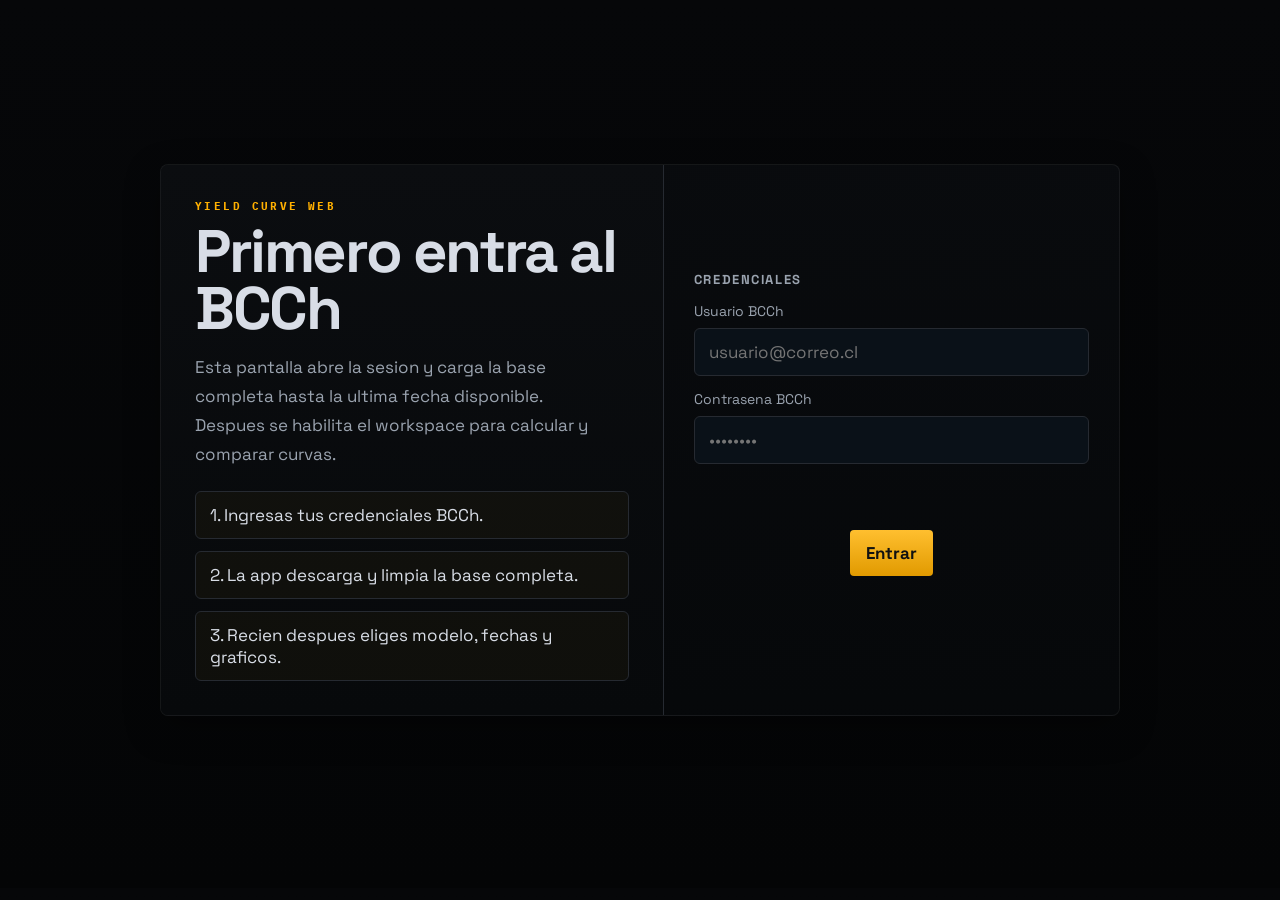
<file: old/index.html>
<!doctype html>
<html lang="es">
<head>
  <meta charset="utf-8" />
  <meta http-equiv="refresh" content="0; url=./html/" />
  <meta name="viewport" content="width=device-width, initial-scale=1" />
  <title>Yield Curve</title>
  <script>
    window.location.replace("./html/");
  </script>
</head>
<body>
  <p>Redirigiendo a la web… <a href="./html/">Abrir</a></p>
</body>
</html>
</file>
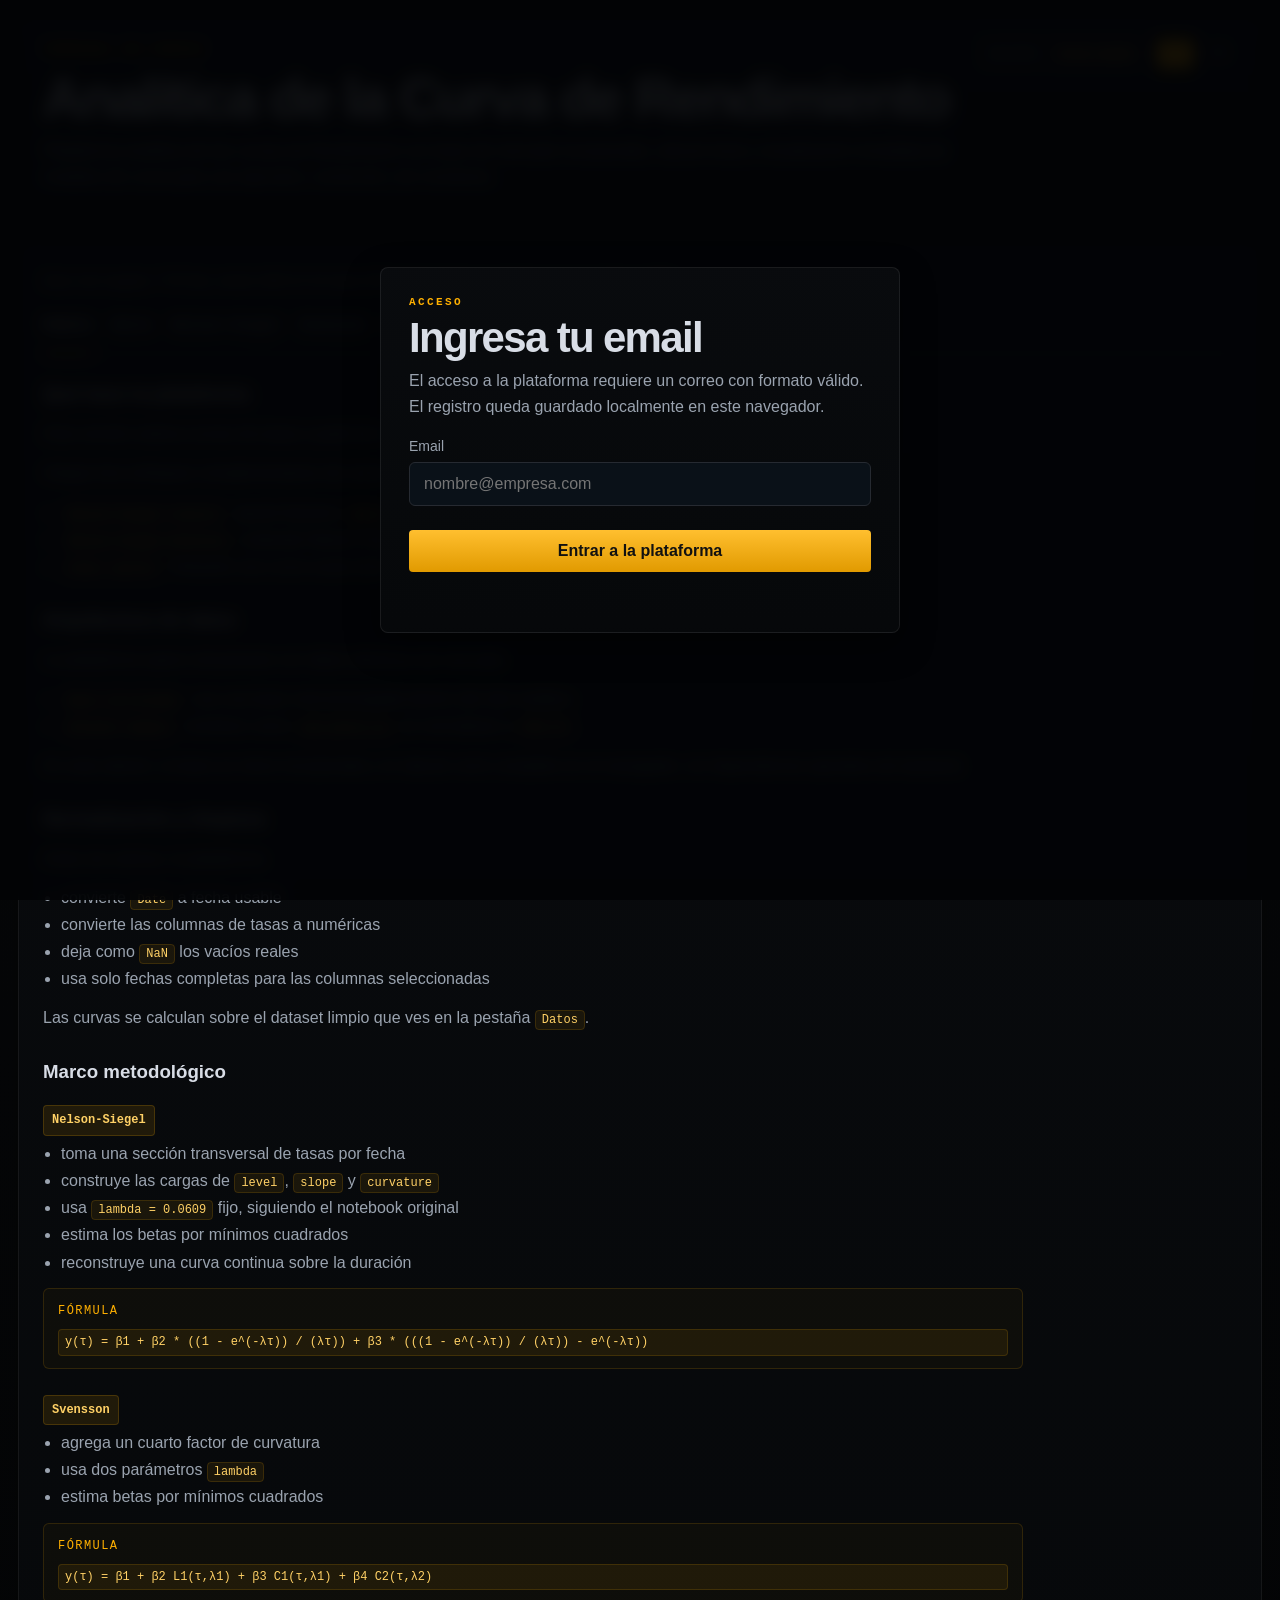
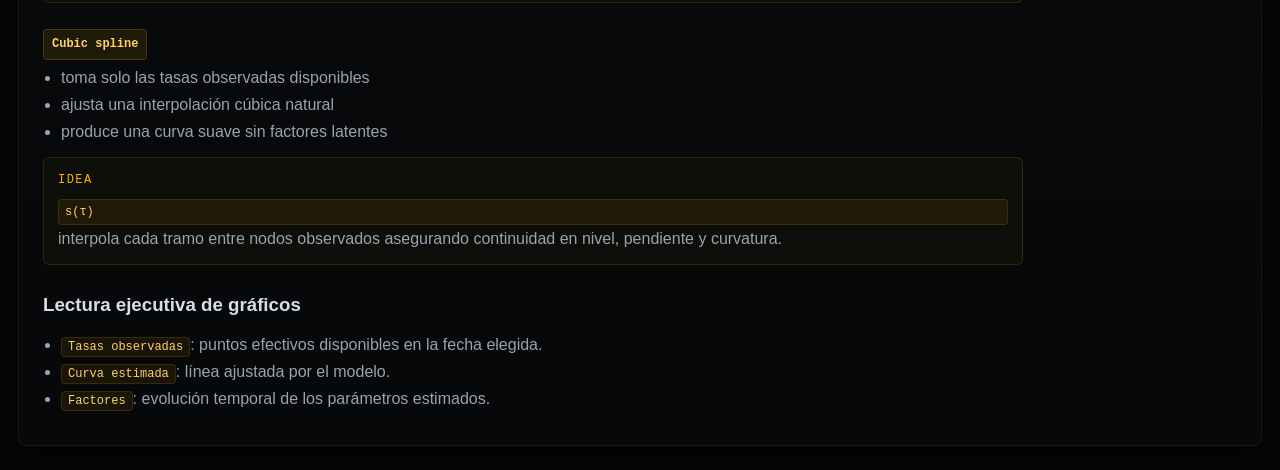
<file: old/docs/index.html>
<!doctype html>
<html lang="es">
<head>
  <meta charset="utf-8" />
  <meta name="viewport" content="width=device-width, initial-scale=1" />
  <title>Analítica de la Curva de Rendimiento</title>
  <link rel="stylesheet" href="./styles.css" />
  <script src="https://cdn.plot.ly/plotly-2.35.2.min.js"></script>
</head>
<body>
  <div class="access-overlay" id="accessOverlay">
    <div class="access-card">
      <div class="eyebrow">Acceso</div>
      <h2 class="access-title">Ingresa tu email</h2>
      <p class="access-copy">
        El acceso a la plataforma requiere un correo con formato válido. El registro queda guardado localmente en este navegador.
      </p>
      <div class="field">
        <label for="accessEmail">Email</label>
        <input id="accessEmail" type="email" placeholder="nombre@empresa.com" autocomplete="email" />
      </div>
      <button class="btn btn-primary access-btn" id="accessSubmit" type="button">Entrar a la plataforma</button>
      <div class="status access-status" id="accessStatus"></div>
    </div>
  </div>
  <div class="shell">
    <section class="card hero">
      <div class="hero-topline">
        <div class="eyebrow">Terminal de Curvas</div>
        <div class="hero-actions">
          <div class="session-badge">
            <span class="session-label">Sesión</span>
            <span class="session-email" id="sessionEmail">-</span>
            <button class="session-link" id="changeEmailBtn" type="button">Cerrar sesión</button>
          </div>
          <div class="lang-switch">
          <a class="lang-link active" href="./index.html">ES</a>
          <a class="lang-link" href="./index_en.html">EN</a>
          </div>
        </div>
      </div>
      <h1>Analítica de la Curva de Rendimiento</h1>
      <p class="hero-copy">
        Plataforma analítica de las curvas de Rendimiento con base de mercado incorporada, cálculo local y visualización inmediata de modelos de curva para uso ejecutivo, comercial y de monitoreo.
      </p>
    </section>

    <section class="card main">
      <div class="status" id="globalStatus">Cargando base incorporada...</div>

      <div class="tabs">
        <button class="tab active" data-panel="modelo">Modelo</button>
        <button class="tab" data-panel="datos">Datos</button>
        <button class="tab" data-panel="nelson-siegel">Nelson-Siegel</button>
        <button class="tab" data-panel="svensson">Svensson</button>
        <button class="tab" data-panel="cubic-spline">Cubic spline</button>
      </div>

      <section class="panel active" id="panel-modelo">
        <div class="copy-block">
          <h3>Qué hace la plataforma</h3>
          <p>Esta versión estima curvas de tasas a partir de observaciones efectivas de mercado ya incorporadas en el sitio.</p>
          <p>Integra tres enfoques complementarios de construcción de curva:</p>
          <ul>
            <li><code>Nelson-Siegel clásico</code>: ajusta factores <code>level</code>, <code>slope</code> y <code>curvature</code> por fecha.</li>
            <li><code>Nelson-Siegel-Svensson</code>: extiende Nelson-Siegel con un segundo factor de curvatura.</li>
            <li><code>Cubic spline</code>: interpola una curva suave directamente sobre los nodos observados.</li>
          </ul>

          <h3>Arquitectura de datos</h3>
          <p>La plataforma opera únicamente con datos efectivos de mercado.</p>
          <ul>
            <li><code>Base incrustada</code>: usa una base real precargada dentro del sitio estático.</li>
            <li><code>Aliases legacy</code>: nombres como <code>spc_pesos_2y</code> se normalizan a <code>SPC_2Y</code>.</li>
          </ul>
          <p>En esta edición, la base ya viene incorporada y el cálculo corre completo en el navegador, sin dependencia operativa de backend.</p>

          <h3>Normalización y limpieza</h3>
          <p>Antes de estimar, la plataforma:</p>
          <ul>
            <li>convierte <code>Date</code> a fecha usable</li>
            <li>convierte las columnas de tasas a numéricas</li>
            <li>deja como <code>NaN</code> los vacíos reales</li>
            <li>usa solo fechas completas para las columnas seleccionadas</li>
          </ul>
          <p>Las curvas se calculan sobre el dataset limpio que ves en la pestaña <code>Datos</code>.</p>

          <h3>Marco metodológico</h3>
          <div class="model-label">Nelson-Siegel</div>
          <ul>
            <li>toma una sección transversal de tasas por fecha</li>
            <li>construye las cargas de <code>level</code>, <code>slope</code> y <code>curvature</code></li>
            <li>usa <code>lambda = 0.0609</code> fijo, siguiendo el notebook original</li>
            <li>estima los betas por mínimos cuadrados</li>
            <li>reconstruye una curva continua sobre la duración</li>
          </ul>
          <div class="formula-block">
            <div class="formula-title">Fórmula</div>
            <code>y(τ) = β1 + β2 * ((1 - e^(-λτ)) / (λτ)) + β3 * (((1 - e^(-λτ)) / (λτ)) - e^(-λτ))</code>
          </div>

          <div class="model-label">Svensson</div>
          <ul>
            <li>agrega un cuarto factor de curvatura</li>
            <li>usa dos parámetros <code>lambda</code></li>
            <li>estima betas por mínimos cuadrados</li>
          </ul>
          <div class="formula-block">
            <div class="formula-title">Fórmula</div>
            <code>y(τ) = β1 + β2 L1(τ,λ1) + β3 C1(τ,λ1) + β4 C2(τ,λ2)</code>
          </div>

          <div class="model-label">Cubic spline</div>
          <ul>
            <li>toma solo las tasas observadas disponibles</li>
            <li>ajusta una interpolación cúbica natural</li>
            <li>produce una curva suave sin factores latentes</li>
          </ul>
          <div class="formula-block">
            <div class="formula-title">Idea</div>
            <code>s(τ)</code> interpola cada tramo entre nodos observados asegurando continuidad en nivel, pendiente y curvatura.
          </div>

          <h3>Lectura ejecutiva de gráficos</h3>
          <ul>
            <li><code>Tasas observadas</code>: puntos efectivos disponibles en la fecha elegida.</li>
            <li><code>Curva estimada</code>: línea ajustada por el modelo.</li>
            <li><code>Factores</code>: evolución temporal de los parámetros estimados.</li>
          </ul>
        </div>
      </section>

      <section class="panel" id="panel-datos">
        <div class="status" id="dataSummary">Sin datos cargados.</div>
        <div class="data-toolbar">
          <div class="data-controls">
            <label class="mini-field">
              Ordenar por
              <select id="dataSortColumn"></select>
            </label>
            <label class="mini-field">
              Orden
              <select id="dataSortDirection">
                <option value="desc">Descendente</option>
                <option value="asc">Ascendente</option>
              </select>
            </label>
            <label class="mini-field">
              Filas
              <select id="dataRowLimit">
                <option value="10" selected>10</option>
                <option value="25">25</option>
                <option value="50">50</option>
                <option value="100">100</option>
              </select>
            </label>
          </div>
          <div class="download-actions">
            <a class="btn btn-ghost hidden-download" id="dataDownload" href="#" download="market_rates.csv">Descargar datos</a>
          </div>
        </div>
        <div class="table-wrap">
          <table>
            <thead id="dataHead"></thead>
            <tbody id="dataBody"></tbody>
          </table>
        </div>
      </section>

      <section class="panel" id="panel-nelson-siegel">
        <h2 class="panel-title">Ajuste Nelson-Siegel clásico</h2>
        <div class="field">
          <label>Series usadas en la curva</label>
          <div id="nsColumns" class="chip-grid"></div>
        </div>
        <div class="field">
          <label>Lambda</label>
          <input id="nsLambda" type="number" step="0.0001" value="0.0609" />
        </div>
        <div class="field">
          <label>Fecha base</label>
          <div class="date-builder">
            <select id="nsBaseYear"></select>
            <select id="nsBaseMonth"></select>
            <select id="nsBaseDay"></select>
          </div>
        </div>
        <div class="field">
          <label>Fechas a comparar</label>
          <div class="date-builder">
            <select id="nsCompareYear"></select>
            <select id="nsCompareMonth"></select>
            <select id="nsCompareDay"></select>
          </div>
          <div class="preset-row">
            <button class="preset-btn" type="button" data-model="ns" data-offset="1m">-1M</button>
            <button class="preset-btn" type="button" data-model="ns" data-offset="3m">-3M</button>
            <button class="preset-btn" type="button" data-model="ns" data-offset="1y">-1Y</button>
          </div>
          <div id="nsCompareDates" class="chip-grid compact"></div>
        </div>
        <div class="status" id="nsStatus"></div>
        <div class="model-grid">
          <div>
            <div class="chart-toolbar">
              <div class="chart-title">Factores</div>
              <a class="btn btn-ghost hidden-download" id="nsBetasDownload" href="#" download="nelson_siegel_betas.csv">Descargar betas</a>
            </div>
            <div id="nsFactorChart" class="chart"></div>
          </div>
          <div>
            <div class="chart-toolbar">
              <div class="chart-title">Curvas</div>
              <a class="btn btn-ghost hidden-download" id="nsCurvesDownload" href="#" download="nelson_siegel_curves.csv">Descargar curvas</a>
            </div>
            <div id="nsCurveChart" class="chart"></div>
          </div>
        </div>
      </section>

      <section class="panel" id="panel-svensson">
        <h2 class="panel-title">Nelson-Siegel-Svensson</h2>
        <div class="field">
          <label>Series usadas en la curva</label>
          <div id="svColumns" class="chip-grid"></div>
        </div>
        <div class="field split">
          <div>
            <label>Lambda 1</label>
            <input id="svLambda1" type="number" step="0.0001" value="0.0609" />
          </div>
          <div>
            <label>Lambda 2</label>
            <input id="svLambda2" type="number" step="0.0001" value="0.2000" />
          </div>
        </div>
        <div class="field">
          <label>Fecha base</label>
          <div class="date-builder">
            <select id="svBaseYear"></select>
            <select id="svBaseMonth"></select>
            <select id="svBaseDay"></select>
          </div>
        </div>
        <div class="field">
          <label>Fechas a comparar</label>
          <div class="date-builder">
            <select id="svCompareYear"></select>
            <select id="svCompareMonth"></select>
            <select id="svCompareDay"></select>
          </div>
          <div class="preset-row">
            <button class="preset-btn" type="button" data-model="sv" data-offset="1m">-1M</button>
            <button class="preset-btn" type="button" data-model="sv" data-offset="3m">-3M</button>
            <button class="preset-btn" type="button" data-model="sv" data-offset="1y">-1Y</button>
          </div>
          <div id="svCompareDates" class="chip-grid compact"></div>
        </div>
        <div class="status" id="svStatus"></div>
        <div class="model-grid">
          <div>
            <div class="chart-toolbar">
              <div class="chart-title">Factores</div>
              <a class="btn btn-ghost hidden-download" id="svBetasDownload" href="#" download="svensson_betas.csv">Descargar betas</a>
            </div>
            <div id="svFactorChart" class="chart"></div>
          </div>
          <div>
            <div class="chart-toolbar">
              <div class="chart-title">Curvas</div>
              <a class="btn btn-ghost hidden-download" id="svCurvesDownload" href="#" download="svensson_curves.csv">Descargar curvas</a>
            </div>
            <div id="svCurveChart" class="chart"></div>
          </div>
        </div>
      </section>

      <section class="panel" id="panel-cubic-spline">
        <h2 class="panel-title">Cubic spline</h2>
        <div class="field">
          <label>Series usadas en la curva</label>
          <div id="spColumns" class="chip-grid"></div>
        </div>
        <div class="field">
          <label>Fecha base</label>
          <div class="date-builder">
            <select id="spBaseYear"></select>
            <select id="spBaseMonth"></select>
            <select id="spBaseDay"></select>
          </div>
        </div>
        <div class="field">
          <label>Fechas a comparar</label>
          <div class="date-builder">
            <select id="spCompareYear"></select>
            <select id="spCompareMonth"></select>
            <select id="spCompareDay"></select>
          </div>
          <div class="preset-row">
            <button class="preset-btn" type="button" data-model="sp" data-offset="1m">-1M</button>
            <button class="preset-btn" type="button" data-model="sp" data-offset="3m">-3M</button>
            <button class="preset-btn" type="button" data-model="sp" data-offset="1y">-1Y</button>
          </div>
          <div id="spCompareDates" class="chip-grid compact"></div>
        </div>
        <div class="status" id="spStatus"></div>
        <div class="model-grid">
          <div>
            <div class="chart-toolbar">
              <div class="chart-title">Curvas</div>
              <a class="btn btn-ghost hidden-download" id="spCurvesDownload" href="#" download="cubic_spline_curves.csv">Descargar curvas</a>
            </div>
            <div id="spCurveChart" class="chart"></div>
          </div>
          <div>
            <div class="chart-title">Observadas</div>
            <div id="spObsChart" class="chart"></div>
          </div>
        </div>
      </section>
    </section>
  </div>

  <script type="module" src="./app.js"></script>
</body>
</html>
</file>
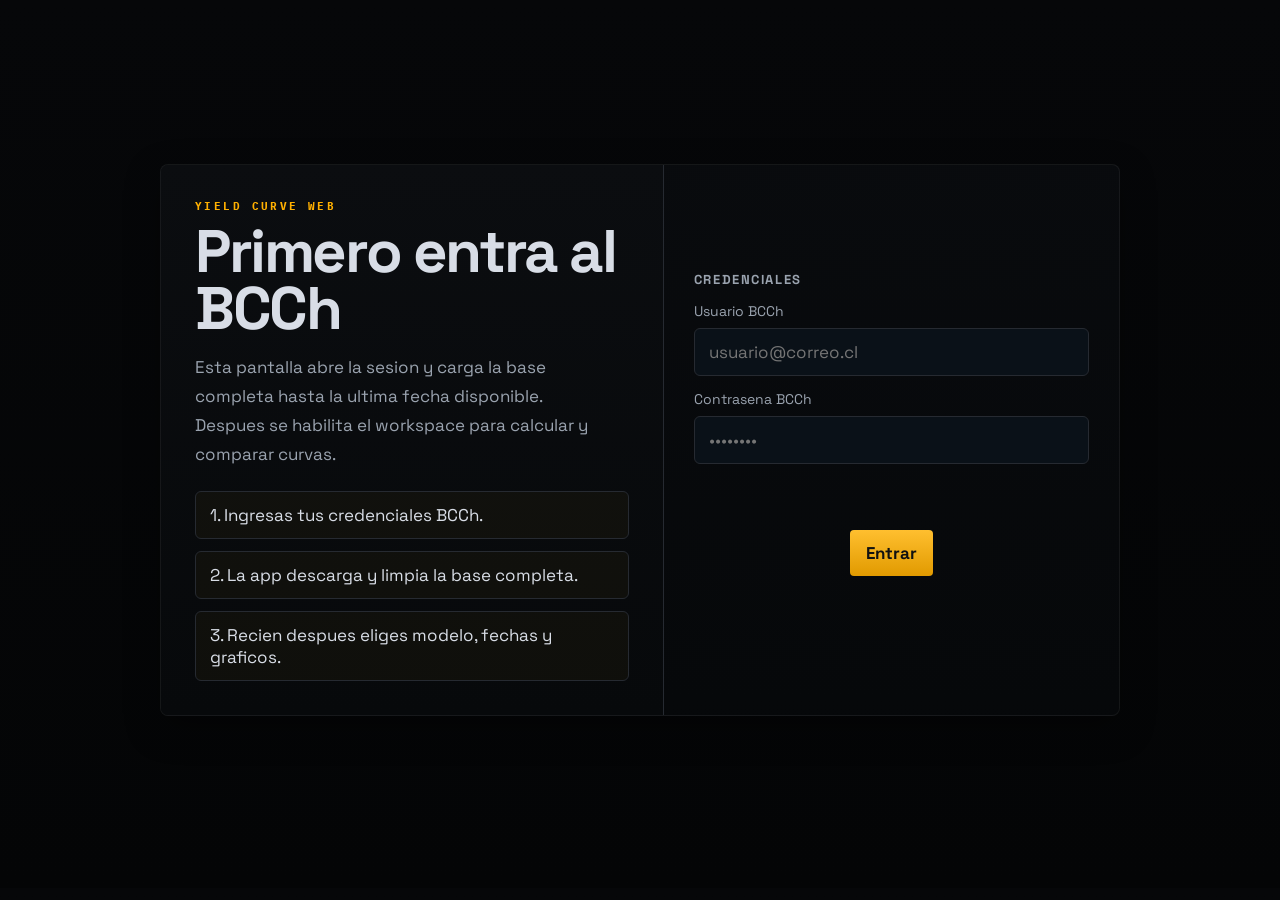
<file: old/html/index.html>
<!doctype html>
<html lang="es">
<head>
  <meta charset="utf-8" />
  <meta name="viewport" content="width=device-width, initial-scale=1" />
  <title>Yield Curve Web</title>
  <script src="https://cdn.plot.ly/plotly-2.35.2.min.js"></script>
  <script src="./config.js"></script>
  <link rel="preconnect" href="https://fonts.googleapis.com">
  <link rel="preconnect" href="https://fonts.gstatic.com" crossorigin>
  <link href="https://fonts.googleapis.com/css2?family=Space+Grotesk:wght@400;500;700&family=IBM+Plex+Mono:wght@400;500&display=swap" rel="stylesheet">
  <style>
    :root {
      --bg: #050608;
      --panel: rgba(9, 11, 14, 0.98);
      --panel-2: rgba(6, 8, 10, 0.99);
      --line: #262a31;
      --line-strong: #3a2c12;
      --text: #d8dde6;
      --muted: #9aa3af;
      --accent: #ffb000;
      --accent-2: #ff7a00;
      --accent-3: #ffd166;
      --shadow: 0 12px 34px rgba(0, 0, 0, 0.34);
    }
    * { box-sizing: border-box; }
    html, body {
      margin: 0;
      background:
        linear-gradient(180deg, #060709 0%, #040506 100%);
      color: var(--text);
      font-family: "Space Grotesk", sans-serif;
      font-size: 17px;
    }
    .shell {
      max-width: 1760px;
      margin: 0 auto;
      padding: 16px 18px 24px;
    }
    .hidden {
      display: none !important;
    }
    .hero {
      background: linear-gradient(180deg, var(--panel), var(--panel-2));
      border: 1px solid rgba(255,255,255,.06);
      border-radius: 8px;
      box-shadow: var(--shadow);
      padding: 22px 24px;
      margin-bottom: 14px;
    }
    .eyebrow {
      color: var(--accent);
      text-transform: uppercase;
      letter-spacing: .22em;
      font-size: 11px;
      font-weight: 700;
      margin-bottom: 10px;
      font-family: "IBM Plex Mono", monospace;
    }
    h1 {
      margin: 0;
      font-size: clamp(34px, 5vw, 60px);
      line-height: .95;
      letter-spacing: -.04em;
    }
    .hero-copy {
      margin-top: 14px;
      color: var(--muted);
      max-width: 900px;
      line-height: 1.6;
    }
    .layout {
      display: block;
    }
    .auth-shell {
      min-height: calc(100vh - 52px);
      display: grid;
      place-items: center;
    }
    .card {
      background: linear-gradient(180deg, var(--panel), var(--panel-2));
      border: 1px solid rgba(255,255,255,.06);
      border-radius: 8px;
      box-shadow: var(--shadow);
    }
    .auth-card {
      width: min(960px, 100%);
      display: grid;
      grid-template-columns: 1.05fr .95fr;
      overflow: hidden;
    }
    .auth-hero {
      padding: 34px;
      border-right: 1px solid var(--line);
      background:
        linear-gradient(180deg, rgba(11, 13, 16, 0.99), rgba(7, 9, 11, 0.99));
    }
    .auth-copy {
      margin-top: 16px;
      max-width: 420px;
      line-height: 1.7;
      color: var(--muted);
    }
    .auth-list {
      margin: 22px 0 0;
      padding: 0;
      list-style: none;
      display: grid;
      gap: 12px;
      color: var(--text);
    }
    .auth-list li {
      padding: 12px 14px;
      border-radius: 6px;
      background: rgba(255,176,0,.03);
      border: 1px solid var(--line);
    }
    .auth-form {
      padding: 30px;
      display: flex;
      flex-direction: column;
      justify-content: center;
    }
    .auth-actions {
      display: flex;
      gap: 10px;
      flex-wrap: wrap;
      margin-top: 52px;
      justify-content: center;
    }
    .auth-status {
      margin-top: 14px;
      min-height: 20px;
      color: var(--muted);
      font-size: 13px;
      text-align: center;
    }
    .main {
      padding: 14px 18px 22px;
    }
    .section-title {
      margin: 0 0 14px;
      color: var(--muted);
      font-size: 13px;
      text-transform: uppercase;
      letter-spacing: .12em;
    }
    .field {
      margin-bottom: 14px;
    }
    .field label {
      display: block;
      font-size: 14px;
      color: var(--muted);
      margin-bottom: 8px;
    }
    .field input, .field select {
      width: 100%;
      background: #0a1118;
      color: var(--text);
      border: 1px solid var(--line);
      border-radius: 6px;
      padding: 12px 14px;
      font: inherit;
      outline: none;
    }
    .field input:focus, .field select:focus {
      border-color: var(--accent);
      box-shadow: 0 0 0 1px rgba(255,176,0,.28);
    }
    .chip-grid {
      display: flex;
      flex-wrap: wrap;
      gap: 8px;
    }
    .chip-grid.model-chips {
      padding: 12px;
      border: 1px solid rgba(255,255,255,.08);
      border-radius: 6px;
      background: #0a1118;
      min-height: 56px;
    }
    .chip {
      padding: 8px 12px;
      border-radius: 4px;
      border: 1px solid #50401c;
      background: rgba(255,176,0,.04);
      color: var(--text);
      font-size: 12px;
      cursor: pointer;
      user-select: none;
    }
    .chip.active {
      background: rgba(255,176,0,.18);
      color: #ffd166;
      border-color: rgba(255,176,0,.52);
    }
    .btn-row {
      display: flex;
      gap: 10px;
      flex-wrap: wrap;
      margin-top: 18px;
    }
    .btn {
      border: 0;
      border-radius: 4px;
      padding: 12px 16px;
      font: inherit;
      font-weight: 700;
      cursor: pointer;
    }
    .btn-primary {
      background: linear-gradient(180deg, #ffbf2f, #e19a00);
      color: #111;
    }
    .btn-ghost {
      background: #0b0d10;
      color: var(--text);
      border: 1px solid var(--line);
    }
    .tabs {
      display: flex;
      gap: 18px;
      flex-wrap: wrap;
      margin-bottom: 18px;
      padding-bottom: 10px;
      border-bottom: 1px solid var(--line);
    }
    .tab {
      padding: 6px 0 10px;
      border-radius: 0;
      border: 0;
      color: var(--muted);
      cursor: pointer;
      font-weight: 700;
      font-size: 14px;
      position: relative;
      font-family: "IBM Plex Mono", monospace;
    }
    .tab.active {
      color: var(--text);
      background: transparent;
    }
    .tab.active::after {
      content: "";
      position: absolute;
      left: 0;
      right: 0;
      bottom: -11px;
      height: 2px;
      background: var(--accent);
      border-radius: 999px;
    }
    .tabpanel {
      display: none;
    }
    .tabpanel.active {
      display: block;
    }
    .copy-block {
      color: var(--muted);
      line-height: 1.7;
      margin-bottom: 22px;
      max-width: 980px;
    }
    .copy-block h2 {
      margin: 0 0 14px;
      color: var(--text);
      font-size: 30px;
      letter-spacing: -.03em;
    }
    .copy-block h3 {
      margin: 28px 0 12px;
      color: var(--text);
      font-size: 18px;
      letter-spacing: -.02em;
    }
    .copy-block p,
    .copy-block ul {
      margin: 0 0 12px;
    }
    .copy-block ul {
      padding-left: 18px;
    }
    .copy-block code {
      padding: 2px 6px;
      border-radius: 8px;
      background: rgba(255,176,0,.08);
      border: 1px solid rgba(255,176,0,.14);
      color: #ffd166;
      font-family: "IBM Plex Mono", monospace;
      font-size: 12px;
    }
    .copy-block .model-label {
      display: inline-block;
      margin: 8px 0 4px;
      padding: 4px 8px;
      border-radius: 8px;
      background: rgba(255,176,0,.1);
      border: 1px solid rgba(255,176,0,.18);
      color: #ffd166;
      font-family: "IBM Plex Mono", monospace;
      font-size: 12px;
      font-weight: 700;
    }
    .table-wrap {
      overflow: auto;
      border: 1px solid rgba(255,255,255,.06);
      border-radius: 6px;
      background: #0a0f14;
    }
    .data-toolbar {
      display: flex;
      gap: 12px;
      justify-content: space-between;
      align-items: center;
      flex-wrap: wrap;
      margin-bottom: 14px;
    }
    .data-controls {
      display: flex;
      gap: 12px;
      align-items: center;
      flex-wrap: wrap;
    }
    .mini-field {
      display: flex;
      gap: 8px;
      align-items: center;
      color: var(--muted);
      font-size: 13px;
    }
    .mini-field select {
      min-width: 140px;
      background: #0a1118;
      color: var(--text);
      border: 1px solid var(--line);
      border-radius: 4px;
      padding: 10px 12px;
      font: inherit;
    }
    .compare-picker {
      display: flex;
      gap: 10px;
      align-items: center;
      flex-wrap: wrap;
      margin-bottom: 10px;
    }
    .compare-picker select {
      flex: 1 1 180px;
      background: #0a1118;
      color: var(--text);
      border: 1px solid var(--line);
      border-radius: 4px;
      padding: 12px 14px;
      font: inherit;
      outline: none;
    }
    table {
      width: 100%;
      border-collapse: collapse;
      min-width: 760px;
    }
    th, td {
      padding: 12px 14px;
      border-bottom: 1px solid rgba(255,255,255,.06);
      text-align: left;
      font-size: 13px;
    }
    th {
      color: var(--muted);
      font-weight: 700;
      position: sticky;
      top: 0;
      background: #11161d;
    }
    .data-summary {
      margin-bottom: 14px;
      color: var(--muted);
      font-size: 13px;
    }
    .toolbar {
      display: flex;
      gap: 12px;
      justify-content: space-between;
      align-items: center;
      flex-wrap: wrap;
      margin-bottom: 12px;
      padding-bottom: 12px;
      border-bottom: 1px solid rgba(255,255,255,.06);
    }
    .model-heading {
      margin: 0 0 12px;
      color: var(--text);
      font-size: 22px;
      letter-spacing: -.02em;
    }
    .model-form {
      display: grid;
      gap: 12px;
      margin-bottom: 14px;
    }
    .model-grid {
      display: grid;
      grid-template-columns: 1fr 1fr;
      gap: 14px;
      margin-top: 10px;
    }
    .chart-card-title {
      margin: 0 0 10px;
      color: var(--text);
      font-size: 16px;
      font-weight: 700;
    }
    .download-row {
      display: grid;
      grid-template-columns: 1fr 1fr;
      gap: 18px;
      margin-top: 14px;
    }
    .download-row.single {
      grid-template-columns: 1fr;
    }
    .hidden-download {
      visibility: hidden;
    }
    .badges {
      display: flex;
      gap: 10px;
      flex-wrap: wrap;
    }
    .badge {
      font-family: "IBM Plex Mono", monospace;
      font-size: 12px;
      color: var(--muted);
      padding: 8px 10px;
      border-radius: 4px;
      background: rgba(255,176,0,.04);
      border: 1px solid var(--line-strong);
    }
    .chart {
      width: 100%;
      height: 540px;
      border-radius: 6px;
      overflow: hidden;
      background: #090b0d;
    }
    .chart + .chart {
      margin-top: 16px;
    }
    .status {
      margin-top: 14px;
      font-size: 13px;
      color: var(--muted);
      min-height: 20px;
    }
    @media (max-width: 1080px) {
      .auth-card { grid-template-columns: 1fr; }
      .auth-hero { border-right: 0; border-bottom: 1px solid rgba(255,255,255,.06); }
      .model-grid, .download-row { grid-template-columns: 1fr; }
      .chart { height: 430px; }
    }
  </style>
</head>
<body>
  <div class="shell">
    <section class="auth-shell" id="authScreen">
      <div class="card auth-card">
        <div class="auth-hero">
          <div class="eyebrow">Yield Curve Web</div>
          <h1>Primero entra al BCCh</h1>
          <div class="auth-copy">
            Esta pantalla abre la sesion y carga la base completa hasta la ultima fecha disponible. Despues se habilita el workspace para calcular y comparar curvas.
          </div>
          <ul class="auth-list">
            <li>1. Ingresas tus credenciales BCCh.</li>
            <li>2. La app descarga y limpia la base completa.</li>
            <li>3. Recien despues eliges modelo, fechas y graficos.</li>
          </ul>
        </div>
        <div class="auth-form">
          <h3 class="section-title">Credenciales</h3>
          <div class="field">
            <label>Usuario BCCh</label>
            <input id="user" type="text" placeholder="usuario@correo.cl" />
          </div>
          <div class="field">
            <label>Contrasena BCCh</label>
            <input id="password" type="password" placeholder="••••••••" />
          </div>
          <div class="auth-actions">
            <button class="btn btn-primary" id="loginBtn">Entrar</button>
          </div>
          <div class="auth-status" id="authStatus"></div>
        </div>
      </div>
    </section>

    <section class="hero hidden" id="workspaceHero">
      <div class="eyebrow">Yield Curve Web</div>
      <h1>Workspace de curvas</h1>
      <div class="hero-copy">
        La base ya esta cargada. Ahora puedes elegir modelo, ajustar parametros y graficar varias fechas sin volver a autenticarte.
      </div>
    </section>

    <section class="layout hidden" id="workspaceLayout">
      <main class="card main">
        <div class="tabs">
          <div class="tab active" data-panel="modelo">Modelo</div>
          <div class="tab" data-panel="datos">Datos</div>
          <div class="tab" data-panel="nelson-siegel">Nelson-Siegel</div>
          <div class="tab" data-panel="svensson">Svensson</div>
          <div class="tab" data-panel="cubic-spline">Cubic spline</div>
        </div>

        <div class="tabpanel active" id="panel-modelo">
          <div class="copy-block">
            <h3>Qué hace la app</h3>
            <p>Esta app estima una curva de tasas a partir de observaciones efectivas de mercado.</p>
            <p>Usa varios enfoques:</p>
            <ul>
              <li><code>Nelson-Siegel clásico</code>: ajusta factores <code>level</code>, <code>slope</code> y <code>curvature</code> por fecha.</li>
              <li><code>Nelson-Siegel-Svensson</code>: extiende Nelson-Siegel con un segundo factor de curvatura.</li>
              <li><code>Cubic spline</code>: interpola una curva suave directamente sobre los nodos observados.</li>
            </ul>

            <h3>Cómo entran los datos</h3>
            <p>La app trabaja solo con datos efectivos.</p>
            <ul>
              <li><code>BCCh</code>: descarga series desde el servicio <code>SieteRestWS</code> usando tus credenciales.</li>
              <li><code>CSV</code>: en la versión Streamlit permite cargar un archivo local con columna <code>Date</code> y columnas de tasas.</li>
            </ul>
            <p>En esta web, la base se carga primero desde BCCh y luego se usa el dataset limpio para todos los calculos.</p>

            <h3>Limpieza de datos</h3>
            <p>Antes de estimar, la app:</p>
            <ul>
              <li>convierte <code>Date</code> a fecha</li>
              <li>convierte las columnas de tasas a numericas</li>
              <li>elimina cualquier fila que tenga <code>NA</code> en alguna tasa seleccionada</li>
            </ul>
            <p>Las curvas se calculan sobre el dataset limpio que ves en la pestana <code>Datos</code>.</p>

            <h3>Cómo se calcula cada modelo</h3>
            <div class="model-label">Nelson-Siegel</div>
            <ul>
              <li>toma una seccion transversal de tasas por fecha</li>
              <li>construye las cargas de <code>level</code>, <code>slope</code> y <code>curvature</code></li>
              <li>usa <code>lambda = 0.0609</code> fijo, siguiendo el notebook original</li>
              <li>estima los betas por minimos cuadrados</li>
              <li>reconstruye una curva continua sobre la duracion</li>
            </ul>

            <div class="model-label">Svensson</div>
            <ul>
              <li>agrega un cuarto factor de curvatura</li>
              <li>usa dos parametros <code>lambda</code></li>
              <li>estima betas por minimos cuadrados</li>
            </ul>

            <div class="model-label">Cubic spline</div>
            <ul>
              <li>toma solo las tasas observadas disponibles</li>
              <li>ajusta una interpolacion cubica natural</li>
              <li>produce una curva suave sin factores latentes</li>
            </ul>

            <h3>Cómo leer los gráficos</h3>
            <ul>
              <li><code>Tasas observadas</code>: puntos efectivos disponibles en la fecha elegida.</li>
              <li><code>Curva estimada</code>: linea ajustada por el modelo.</li>
              <li><code>Factores</code>: evolucion temporal de los parametros estimados.</li>
            </ul>
          </div>
        </div>

        <div class="tabpanel" id="panel-datos">
          <h2 style="margin: 0 0 14px; font-size: 26px; letter-spacing: -.03em;">Datos limpios usados en la estimación</h2>
          <div class="data-summary" id="dataSummary">Base no cargada.</div>
          <div class="data-toolbar">
            <div class="data-controls">
              <label class="mini-field">
                Ordenar por
                <select id="dataSortColumn"></select>
              </label>
              <label class="mini-field">
                Orden
                <select id="dataSortDirection">
                  <option value="desc">Descendente</option>
                  <option value="asc">Ascendente</option>
                </select>
              </label>
              <label class="mini-field">
                Filas
                <select id="dataRowLimit">
                  <option value="10" selected>10</option>
                  <option value="25">25</option>
                  <option value="50">50</option>
                  <option value="100">100</option>
                </select>
              </label>
            </div>
            <a class="btn btn-ghost hidden" id="downloadCleanDataBtn" href="#" download="rates_input_clean.csv">Descargar datos limpios</a>
          </div>
          <div class="table-wrap">
            <table id="dataTable">
              <thead id="dataTableHead"></thead>
              <tbody id="dataTableBody"></tbody>
            </table>
          </div>
        </div>

        <div class="tabpanel" id="panel-nelson-siegel">
          <h2 class="model-heading">Ajuste Nelson-Siegel clásico</h2>
          <div class="model-form">
            <div class="field">
              <label>Columnas para ajuste</label>
              <div id="nsColumns" class="chip-grid model-chips"></div>
            </div>
            <div class="field">
              <label>Lambda</label>
              <input id="nsLambda" type="number" step="0.0001" value="0.0609" />
            </div>
            <div class="field">
              <label>Fecha base</label>
              <select id="nsBaseDate"></select>
            </div>
            <div class="field">
              <label>Fechas a comparar</label>
              <div class="compare-picker">
                <select id="nsCompareYear"></select>
                <select id="nsCompareMonth"></select>
                <select id="nsCompareDay"></select>
              </div>
              <div id="nsCompareDates" class="chip-grid model-chips"></div>
            </div>
            <div class="btn-row">
              <button class="btn btn-primary" id="nsRunBtn" disabled>Actualizar Nelson-Siegel</button>
            </div>
          </div>
          <div class="toolbar">
            <div class="badges">
              <div class="badge" id="metaRows">Filas: -</div>
              <div class="badge" id="metaCols">Series: -</div>
            </div>
          </div>
          <div class="model-grid">
            <div>
              <div class="chart-card-title">Factores estimados</div>
              <div id="factorChart" class="chart"></div>
            </div>
            <div>
              <div class="chart-card-title">Curvas Nelson-Siegel</div>
              <div id="curveChart" class="chart"></div>
            </div>
          </div>
          <div class="download-row">
            <a class="btn btn-ghost hidden-download" id="nsBetasDownload" href="#" download="nelson_siegel_betas.csv">Descargar betas</a>
            <a class="btn btn-ghost hidden-download" id="nsCurvesDownload" href="#" download="nelson_siegel_curves.csv">Descargar curvas</a>
          </div>
          <div class="status" id="status"></div>
        </div>

        <div class="tabpanel" id="panel-svensson">
          <h2 class="model-heading">Nelson-Siegel-Svensson</h2>
          <div class="model-form">
            <div class="field">
              <label>Columnas para Svensson</label>
              <div id="svColumns" class="chip-grid model-chips"></div>
            </div>
            <div class="field">
              <label>Lambda 1</label>
              <input id="svLambda1" type="number" step="0.0001" value="0.0609" />
            </div>
            <div class="field">
              <label>Lambda 2</label>
              <input id="svLambda2" type="number" step="0.0001" value="0.2000" />
            </div>
            <div class="field">
              <label>Fecha base</label>
              <select id="svBaseDate"></select>
            </div>
            <div class="field">
              <label>Fechas a comparar</label>
              <div class="compare-picker">
                <select id="svCompareYear"></select>
                <select id="svCompareMonth"></select>
                <select id="svCompareDay"></select>
              </div>
              <div id="svCompareDates" class="chip-grid model-chips"></div>
            </div>
            <div class="btn-row">
              <button class="btn btn-primary" id="svRunBtn" disabled>Actualizar Svensson</button>
            </div>
          </div>
          <div class="toolbar">
            <div class="badges">
              <div class="badge" id="metaRowsSv">Filas: -</div>
              <div class="badge" id="metaColsSv">Series: -</div>
            </div>
          </div>
          <div class="model-grid">
            <div>
              <div class="chart-card-title">Factores estimados</div>
              <div id="factorChartSv" class="chart"></div>
            </div>
            <div>
              <div class="chart-card-title">Curvas Svensson</div>
              <div id="curveChartSv" class="chart"></div>
            </div>
          </div>
          <div class="download-row">
            <a class="btn btn-ghost hidden-download" id="svBetasDownload" href="#" download="svensson_betas.csv">Descargar betas</a>
            <a class="btn btn-ghost hidden-download" id="svCurvesDownload" href="#" download="svensson_curves.csv">Descargar curvas</a>
          </div>
          <div class="status" id="statusSv"></div>
        </div>

        <div class="tabpanel" id="panel-cubic-spline">
          <h2 class="model-heading">Cubic spline</h2>
          <div class="model-form">
            <div class="field">
              <label>Columnas para Cubic spline</label>
              <div id="splineColumns" class="chip-grid model-chips"></div>
            </div>
            <div class="field">
              <label>Fecha base</label>
              <select id="splineBaseDate"></select>
            </div>
            <div class="field">
              <label>Fechas a comparar</label>
              <div class="compare-picker">
                <select id="splineCompareYear"></select>
                <select id="splineCompareMonth"></select>
                <select id="splineCompareDay"></select>
              </div>
              <div id="splineCompareDates" class="chip-grid model-chips"></div>
            </div>
            <div class="btn-row">
              <button class="btn btn-primary" id="splineRunBtn" disabled>Actualizar Cubic spline</button>
            </div>
          </div>
          <div class="toolbar">
            <div class="badges">
              <div class="badge" id="metaRowsSpline">Filas: -</div>
              <div class="badge" id="metaColsSpline">Series: -</div>
            </div>
          </div>
          <div class="model-grid">
            <div>
              <div class="chart-card-title">Curvas interpoladas</div>
              <div id="curveChartSpline" class="chart"></div>
            </div>
            <div>
              <div class="chart-card-title">Observadas</div>
              <div id="factorChartSpline" class="chart"></div>
            </div>
          </div>
          <div class="download-row single">
            <a class="btn btn-ghost hidden-download" id="splineCurvesDownload" href="#" download="cubic_spline_curves.csv">Descargar curvas</a>
          </div>
          <div class="status" id="statusSpline"></div>
        </div>
      </main>
    </section>
  </div>

  <script>
    const API_BASE = (window.YIELD_API_BASE_URL || "http://127.0.0.1:8000").replace(/\/$/, "");
    const DEFAULT_COLUMNS = ["TPM", "SPC_03Y", "SPC_06Y", "SPC_1Y", "SPC_2Y", "SPC_3Y", "SPC_4Y", "SPC_5Y", "SPC_10Y"];
    const tabs = document.querySelectorAll(".tab");
    const panels = document.querySelectorAll(".tabpanel");
    const authScreen = document.getElementById("authScreen");
    const workspaceHero = document.getElementById("workspaceHero");
    const workspaceLayout = document.getElementById("workspaceLayout");
    let currentData = null;
    let currentSampleRows = [];
    const currentCalculations = {
      "nelson-siegel": null,
      "svensson": null,
      "cubic-spline": null,
    };

    const modelConfigs = {
      "nelson-siegel": {
        columnsSelect: "nsColumns",
        baseDate: "nsBaseDate",
        compareYear: "nsCompareYear",
        compareMonth: "nsCompareMonth",
        compareDay: "nsCompareDay",
        compareDates: "nsCompareDates",
        runBtn: "nsRunBtn",
        curveChart: "curveChart",
        factorChart: "factorChart",
        status: "status",
        metaRows: "metaRows",
        metaCols: "metaCols",
        lambdaValue: "nsLambda",
        betasDownload: "nsBetasDownload",
        curvesDownload: "nsCurvesDownload",
      },
      "svensson": {
        columnsSelect: "svColumns",
        baseDate: "svBaseDate",
        compareYear: "svCompareYear",
        compareMonth: "svCompareMonth",
        compareDay: "svCompareDay",
        compareDates: "svCompareDates",
        runBtn: "svRunBtn",
        curveChart: "curveChartSv",
        factorChart: "factorChartSv",
        status: "statusSv",
        metaRows: "metaRowsSv",
        metaCols: "metaColsSv",
        lambda1: "svLambda1",
        lambda2: "svLambda2",
        betasDownload: "svBetasDownload",
        curvesDownload: "svCurvesDownload",
      },
      "cubic-spline": {
        columnsSelect: "splineColumns",
        baseDate: "splineBaseDate",
        compareYear: "splineCompareYear",
        compareMonth: "splineCompareMonth",
        compareDay: "splineCompareDay",
        compareDates: "splineCompareDates",
        runBtn: "splineRunBtn",
        curveChart: "curveChartSpline",
        factorChart: "factorChartSpline",
        status: "statusSpline",
        metaRows: "metaRowsSpline",
        metaCols: "metaColsSpline",
        curvesDownload: "splineCurvesDownload",
      },
    };

    function api(path) {
      return `${API_BASE}${path}`;
    }

    async function readApiResponse(response, fallbackMessage) {
      const rawText = await response.text();
      let payload = null;
      if (rawText) {
        try {
          payload = JSON.parse(rawText);
        } catch {
          if (!response.ok) {
            if (/<!doctype html>|<html/i.test(rawText)) {
              throw new Error("El backend devolvio HTML en vez de JSON. Revisa el deploy de Render.");
            }
            throw new Error(rawText.trim() || fallbackMessage);
          }
          throw new Error(fallbackMessage);
        }
      }
      if (!response.ok) {
        throw new Error(payload?.detail || fallbackMessage);
      }
      return payload;
    }

    function setLoggedIn(loggedIn) {
      authScreen.classList.toggle("hidden", loggedIn);
      workspaceHero.classList.toggle("hidden", !loggedIn);
      workspaceLayout.classList.toggle("hidden", !loggedIn);
    }

    function setControlsEnabled(enabled) {
      Object.values(modelConfigs).forEach(config => {
        document.getElementById(config.runBtn).disabled = !enabled;
        document.getElementById(config.baseDate).disabled = !enabled;
        document.getElementById(config.compareYear).disabled = !enabled;
        document.getElementById(config.compareMonth).disabled = !enabled;
        document.getElementById(config.compareDay).disabled = !enabled;
        document.getElementById(config.compareDates).style.pointerEvents = enabled ? "auto" : "none";
        document.getElementById(config.compareDates).style.opacity = enabled ? "1" : "0.55";
        document.getElementById(config.columnsSelect).style.pointerEvents = enabled ? "auto" : "none";
        document.getElementById(config.columnsSelect).style.opacity = enabled ? "1" : "0.55";
        if (config.lambdaValue) document.getElementById(config.lambdaValue).disabled = !enabled;
        if (config.lambda1) document.getElementById(config.lambda1).disabled = !enabled;
        if (config.lambda2) document.getElementById(config.lambda2).disabled = !enabled;
      });
    }

    function activatePanel(panelName) {
      tabs.forEach(tab => tab.classList.toggle("active", tab.dataset.panel === panelName));
      panels.forEach(panel => panel.classList.toggle("active", panel.id === `panel-${panelName}`));
    }

    function modelUI(modelName) {
      const config = modelConfigs[modelName];
      return {
        status: document.getElementById(config.status),
        curveChart: config.curveChart,
        factorChart: config.factorChart,
        metaRows: document.getElementById(config.metaRows),
        metaCols: document.getElementById(config.metaCols),
      };
    }

    function updateModelMeta(modelName, rowsUsed, columns) {
      const ui = modelUI(modelName);
      ui.metaRows.textContent = `Filas: ${rowsUsed}`;
      ui.metaCols.textContent = `Series: ${columns.join(", ")}`;
    }

    function selectedColumns(modelName) {
      return [...document.getElementById(modelConfigs[modelName].columnsSelect).querySelectorAll(".chip.active")]
        .map(chip => chip.dataset.value);
    }

    function populateModelColumns(columns) {
      Object.values(modelConfigs).forEach(config => {
        const container = document.getElementById(config.columnsSelect);
        container.innerHTML = "";
        columns.forEach(column => {
          const chip = document.createElement("button");
          chip.type = "button";
          chip.className = "chip active";
          chip.dataset.value = column;
          chip.textContent = column;
          chip.addEventListener("click", () => {
            chip.classList.toggle("active");
          });
          container.appendChild(chip);
        });
      });
    }

    function fillDataSortColumns(columns) {
      const sortSelect = document.getElementById("dataSortColumn");
      sortSelect.innerHTML = "";
      columns.forEach(column => {
        const option = document.createElement("option");
        option.value = column;
        option.textContent = column;
        sortSelect.appendChild(option);
      });
      if (columns.includes("Date")) {
        sortSelect.value = "Date";
      }
    }

    function renderSampleTable(rows) {
      const head = document.getElementById("dataTableHead");
      const body = document.getElementById("dataTableBody");
      head.innerHTML = "";
      body.innerHTML = "";
      if (!rows || rows.length === 0) {
        document.getElementById("dataSummary").textContent = "No hay filas disponibles para mostrar.";
        return;
      }

      const columns = Object.keys(rows[0]);
      const headRow = document.createElement("tr");
      columns.forEach(column => {
        const th = document.createElement("th");
        th.textContent = column;
        headRow.appendChild(th);
      });
      head.appendChild(headRow);

      rows.forEach(row => {
        const tr = document.createElement("tr");
        columns.forEach(column => {
          const td = document.createElement("td");
          const value = row[column];
          td.textContent = typeof value === "number" ? value.toFixed(4) : value;
          tr.appendChild(td);
        });
        body.appendChild(tr);
      });
    }

    function updateDataTable() {
      if (!currentSampleRows || currentSampleRows.length === 0) {
        renderSampleTable([]);
        return;
      }

      const sortColumn = document.getElementById("dataSortColumn").value || "Date";
      const sortDirection = document.getElementById("dataSortDirection").value || "desc";
      const rowLimit = Number(document.getElementById("dataRowLimit").value || 25);
      const sortedRows = [...currentSampleRows].sort((left, right) => {
        const a = left[sortColumn];
        const b = right[sortColumn];
        if (sortColumn === "Date") {
          return sortDirection === "asc"
            ? String(a).localeCompare(String(b))
            : String(b).localeCompare(String(a));
        }
        const aNum = Number(a);
        const bNum = Number(b);
        return sortDirection === "asc" ? aNum - bNum : bNum - aNum;
      });
      renderSampleTable(sortedRows.slice(0, rowLimit));
    }

    tabs.forEach(tab => {
      tab.addEventListener("click", () => {
        activatePanel(tab.dataset.panel);
      });
    });

    function curveTraces(curves) {
      const palette = [
        { line: "#f5a623", point: "#ffd166" },
        { line: "#35c2ff", point: "#7ae582" },
        { line: "#ff6b6b", point: "#c7f464" },
        { line: "#c792ea", point: "#82aaff" },
        { line: "#f78c6c", point: "#89ddff" },
        { line: "#addb67", point: "#f07178" }
      ];
      const traces = [];
      curves.forEach((curve, idx) => {
        const colors = palette[idx % palette.length];
        traces.push({
          x: curve.curve_months,
          y: curve.estimated,
          type: "scatter",
          mode: "lines",
          name: `Estimada ${curve.date}`,
          line: { color: colors.line, width: 3 },
          hovertemplate: "Madurez: %{x} meses<br>Tasa estimada: %{y:.4f}<extra></extra>"
        });
        traces.push({
          x: curve.observed_months,
          y: curve.observed,
          type: "scatter",
          mode: "lines+markers",
          name: `Observada ${curve.date}`,
          line: { color: colors.point, width: 1.5, dash: "dot" },
          marker: { color: colors.point, size: 9, line: { color: "#081018", width: 1 } },
          hovertemplate: "Madurez: %{x} meses<br>Tasa observada: %{y:.4f}<extra></extra>"
        });
      });
      return traces;
    }

    function factorTraces(factors) {
      const colors = ["#f5a623", "#35c2ff", "#ffd166", "#7ae582"];
      return factors.map((factor, idx) => ({
        x: factor.dates,
        y: factor.values,
        type: "scatter",
        mode: "lines",
        name: factor.name,
        line: { color: colors[idx % colors.length], width: 2 },
        hovertemplate: "Fecha: %{x}<br>Valor: %{y:.4f}<extra></extra>"
      }));
    }

    function populateDateSelectors(dates) {
      Object.values(modelConfigs).forEach(config => {
        const baseDate = document.getElementById(config.baseDate);
        const compareYear = document.getElementById(config.compareYear);
        const compareMonth = document.getElementById(config.compareMonth);
        const compareDay = document.getElementById(config.compareDay);
        const compareDates = document.getElementById(config.compareDates);
        baseDate.innerHTML = "";
        compareYear.innerHTML = "";
        compareMonth.innerHTML = "";
        compareDay.innerHTML = "";
        compareDates.innerHTML = "";

        dates.forEach((date, index) => {
          const option = document.createElement("option");
          option.value = date;
          option.textContent = date;
          if (index === dates.length - 1) option.selected = true;
          baseDate.appendChild(option);
        });

        initializeCompareSelectors(config, dates);
      });
    }

    function fillSelect(selectElement, placeholderText, values) {
      selectElement.innerHTML = "";
      const placeholder = document.createElement("option");
      placeholder.value = "";
      placeholder.textContent = placeholderText;
      placeholder.selected = true;
      selectElement.appendChild(placeholder);
      values.forEach(value => {
        const option = document.createElement("option");
        option.value = value;
        option.textContent = value;
        selectElement.appendChild(option);
      });
    }

    function initializeCompareSelectors(config, dates) {
      const compareYear = document.getElementById(config.compareYear);
      const compareMonth = document.getElementById(config.compareMonth);
      const compareDay = document.getElementById(config.compareDay);
      const years = [...new Set(dates.map(date => date.slice(0, 4)))];
      fillSelect(compareYear, "Año", years);
      fillSelect(compareMonth, "Mes", []);
      fillSelect(compareDay, "Día", []);
    }

    function updateCompareMonthOptions(config, dates) {
      const compareYear = document.getElementById(config.compareYear).value;
      const compareMonth = document.getElementById(config.compareMonth);
      const compareDay = document.getElementById(config.compareDay);
      if (!compareYear) {
        fillSelect(compareMonth, "Mes", []);
        fillSelect(compareDay, "Día", []);
        return;
      }

      const months = [...new Set(
        dates
          .filter(date => date.startsWith(compareYear + "-"))
          .map(date => date.slice(5, 7))
      )];
      fillSelect(compareMonth, "Mes", months);
      fillSelect(compareDay, "Día", []);
    }

    function updateCompareDayOptions(config, dates) {
      const compareYear = document.getElementById(config.compareYear).value;
      const compareMonth = document.getElementById(config.compareMonth).value;
      const compareDay = document.getElementById(config.compareDay);
      if (!compareYear || !compareMonth) {
        fillSelect(compareDay, "Día", []);
        return;
      }

      const days = dates
        .filter(date => date.startsWith(`${compareYear}-${compareMonth}-`))
        .map(date => date.slice(8, 10));
      fillSelect(compareDay, "Día", days);
    }

    function addCompareDateChip(containerId, date, modelName) {
      const container = document.getElementById(containerId);
      if ([...container.querySelectorAll(".chip")].some(chip => chip.dataset.value === date)) {
        return;
      }
      if (container.querySelectorAll(".chip").length >= 5) {
        return;
      }

      const chip = document.createElement("button");
      chip.type = "button";
      chip.className = "chip active";
      chip.dataset.value = date;
      chip.textContent = `${date} ×`;
      chip.addEventListener("click", () => {
        chip.remove();
        if (currentCalculations[modelName]) {
          plotCurves(modelName);
        }
      });
      container.appendChild(chip);
      if (currentCalculations[modelName]) {
        plotCurves(modelName);
      }
    }

    function csvUrlFromRows(rows) {
      if (!rows || rows.length === 0) {
        return null;
      }
      const headers = Object.keys(rows[0]);
      const lines = [
        headers.join(","),
        ...rows.map(row => headers.map(header => row[header] ?? "").join(",")),
      ];
      return URL.createObjectURL(new Blob([lines.join("\n")], { type: "text/csv;charset=utf-8;" }));
    }

    function buildCurveDownloadRows(curves) {
      const rows = [];
      curves.forEach(curve => {
        curve.curve_months.forEach((month, idx) => {
          rows.push({
            Date: curve.date,
            MaturityMonths: month,
            EstimatedRate: curve.estimated[idx],
          });
        });
        curve.observed_months.forEach((month, idx) => {
          rows.push({
            Date: curve.date,
            MaturityMonths: month,
            ObservedRate: curve.observed[idx],
          });
        });
      });
      return rows;
    }

    function setDownloadLink(elementId, rows) {
      const element = document.getElementById(elementId);
      const url = csvUrlFromRows(rows);
      if (url) {
        element.href = url;
        element.classList.remove("hidden-download");
        element.classList.remove("hidden");
      } else {
        element.href = "#";
        element.classList.add("hidden-download");
      }
    }

    async function loginAndLoadData() {
      const authStatus = document.getElementById("authStatus");
      const status = modelUI("nelson-siegel").status;
      authStatus.textContent = "Cargando base BCCh...";
      status.textContent = "Cargando base BCCh...";
      currentData = null;
      Object.keys(currentCalculations).forEach(key => {
        currentCalculations[key] = null;
      });
      const payload = {
        user: document.getElementById("user").value,
        password: document.getElementById("password").value,
        start_date: "2005-01-01",
        columns: DEFAULT_COLUMNS
      };

      try {
        const response = await fetch(api("/api/login"), {
          method: "POST",
          headers: { "Content-Type": "application/json" },
          body: JSON.stringify(payload)
        });
        const data = await readApiResponse(response, "No se pudo cargar la base.");

        currentData = data;
        currentSampleRows = data.meta.sample_rows || [];
        populateModelColumns(data.meta.columns);
        updateModelMeta("nelson-siegel", data.meta.rows_used, data.meta.columns);
        updateModelMeta("svensson", data.meta.rows_used, data.meta.columns);
        updateModelMeta("cubic-spline", data.meta.rows_used, data.meta.columns);
        document.getElementById("dataSummary").textContent = `Filas originales: ${data.meta.raw_row_count} | Filas usadas: ${data.meta.rows_used} | Filas eliminadas por NA: ${data.meta.removed_rows}`;
        fillDataSortColumns(["Date", ...data.meta.columns]);
        updateDataTable();
        const downloadButton = document.getElementById("downloadCleanDataBtn");
        downloadButton.href = api(`/api/data/${data.data_id}/download`);
        downloadButton.classList.remove("hidden");
        populateDateSelectors(data.meta.available_dates);
        setControlsEnabled(true);
        setLoggedIn(true);
        activatePanel("modelo");
        authStatus.textContent = "";
        status.textContent = "Base cargada. Ahora configura modelo y presiona Calcular.";
      } catch (error) {
        authStatus.textContent = error.message;
        status.textContent = error.message;
      }
    }

    async function runModel(modelName) {
      const status = modelUI(modelName).status;
      if (!currentData) {
        status.textContent = "Primero debes entrar y cargar la base.";
        return;
      }

      if (selectedColumns(modelName).length < 3) {
        status.textContent = "Selecciona al menos 3 tasas para estimar el modelo.";
        return;
      }

      status.textContent = "Calculando modelo...";
      currentCalculations[modelName] = null;
      const payload = {
        data_id: currentData.data_id,
        model: modelName,
        columns: selectedColumns(modelName),
      };
      if (modelName === "nelson-siegel") {
        payload.lambda_value = Number(document.getElementById("nsLambda").value);
      }
      if (modelName === "svensson") {
        payload.lambda1 = Number(document.getElementById("svLambda1").value);
        payload.lambda2 = Number(document.getElementById("svLambda2").value);
      }

      try {
        const response = await fetch(api("/api/calculate"), {
          method: "POST",
          headers: { "Content-Type": "application/json" },
          body: JSON.stringify(payload)
        });
        const data = await readApiResponse(response, "No se pudo calcular.");

        currentCalculations[modelName] = data;
        updateModelMeta(modelName, data.meta.rows_used, data.meta.columns);
        populateDateSelectors(data.meta.available_dates);
        activatePanel(modelName);
        await plotCurves(modelName);
      } catch (error) {
        status.textContent = error.message;
      }
    }

    async function plotCurves(modelName) {
      const status = modelUI(modelName).status;
      const currentCalculation = currentCalculations[modelName];
      if (!currentCalculation) {
        status.textContent = "Primero debes calcular el modelo.";
        return;
      }

      const config = modelConfigs[modelName];
      const baseDate = document.getElementById(config.baseDate).value;
      const compareDates = [...document.getElementById(config.compareDates).querySelectorAll(".chip.active")]
        .map(chip => chip.dataset.value);
      const payload = {
        calc_id: currentCalculation.calc_id,
        curve_dates: [baseDate, ...compareDates.filter(date => date !== baseDate)].slice(0, 6)
      };

      status.textContent = "Graficando...";
      try {
        const response = await fetch(api("/api/plot"), {
          method: "POST",
          headers: { "Content-Type": "application/json" },
          body: JSON.stringify(payload)
        });
        const data = await readApiResponse(response, "No se pudo graficar.");

        const ui = modelUI(modelName);
        Plotly.newPlot(ui.curveChart, curveTraces(data.curves), {
          paper_bgcolor: "#0b1016",
          plot_bgcolor: "#0f1822",
          margin: { l: 54, r: 20, t: 18, b: 52 },
          font: { color: "#dde7f1", family: "Space Grotesk, sans-serif" },
          legend: { orientation: "h", x: 0, y: 1.08, bgcolor: "rgba(0,0,0,0)" },
          xaxis: { title: "Madurez (meses)", range: [-5, 125], gridcolor: "#223548", zerolinecolor: "#223548" },
          yaxis: { title: "Tasa", gridcolor: "#223548", zerolinecolor: "#223548" }
        }, { responsive: true, displayModeBar: false });

        if (data.factors.length > 0) {
          Plotly.newPlot(ui.factorChart, factorTraces(data.factors), {
            paper_bgcolor: "#0b1016",
            plot_bgcolor: "#0f1822",
            margin: { l: 54, r: 20, t: 18, b: 52 },
            font: { color: "#dde7f1", family: "Space Grotesk, sans-serif" },
            legend: { orientation: "h", x: 0, y: 1.08, bgcolor: "rgba(0,0,0,0)" },
            xaxis: { title: "Fecha", gridcolor: "#223548", zerolinecolor: "#223548" },
            yaxis: { title: "Factor", gridcolor: "#223548", zerolinecolor: "#223548" }
          }, { responsive: true, displayModeBar: false });
          document.getElementById(ui.factorChart).style.display = "block";
        } else if (modelName === "cubic-spline") {
          const observedOnly = data.curves.map(curve => ({
            x: curve.observed_months,
            y: curve.observed,
            type: "scatter",
            mode: "lines+markers",
            name: `Observada ${curve.date}`,
            line: { color: "#ffd166", width: 1.5, dash: "dot" },
            marker: { color: "#ffd166", size: 9, line: { color: "#081018", width: 1 } },
          }));
          Plotly.newPlot(ui.factorChart, observedOnly, {
            paper_bgcolor: "#0b1016",
            plot_bgcolor: "#0f1822",
            margin: { l: 54, r: 20, t: 18, b: 52 },
            font: { color: "#dde7f1", family: "Space Grotesk, sans-serif" },
            legend: { orientation: "h", x: 0, y: 1.08, bgcolor: "rgba(0,0,0,0)" },
            xaxis: { title: "Madurez (meses)", range: [-5, 125], gridcolor: "#223548", zerolinecolor: "#223548" },
            yaxis: { title: "Tasa observada", gridcolor: "#223548", zerolinecolor: "#223548" }
          }, { responsive: true, displayModeBar: false });
          document.getElementById(ui.factorChart).style.display = "block";
        } else {
          document.getElementById(ui.factorChart).style.display = "none";
        }

        if (config.betasDownload) {
          setDownloadLink(config.betasDownload, data.factors.length > 0 ? data.factors[0].dates.map((date, index) => {
            const row = { Date: date };
            data.factors.forEach(factor => {
              row[factor.name] = factor.values[index];
            });
            return row;
          }) : []);
        }
        setDownloadLink(config.curvesDownload, buildCurveDownloadRows(data.curves));
        activatePanel(modelName);
        status.textContent = "Grafico actualizado.";
      } catch (error) {
        status.textContent = error.message;
      }
    }

    Object.entries(modelConfigs).forEach(([modelName, config]) => {
      document.getElementById(config.compareYear).addEventListener("change", () => {
        const calculation = currentCalculations[modelName];
        const dates = calculation?.meta?.available_dates || currentData?.meta?.available_dates || [];
        updateCompareMonthOptions(config, dates);
      });
      document.getElementById(config.compareMonth).addEventListener("change", () => {
        const calculation = currentCalculations[modelName];
        const dates = calculation?.meta?.available_dates || currentData?.meta?.available_dates || [];
        updateCompareDayOptions(config, dates);
      });
      document.getElementById(config.compareDay).addEventListener("change", () => {
        const compareYear = document.getElementById(config.compareYear).value;
        const compareMonth = document.getElementById(config.compareMonth).value;
        const compareDay = document.getElementById(config.compareDay).value;
        if (compareYear && compareMonth && compareDay) {
          addCompareDateChip(config.compareDates, `${compareYear}-${compareMonth}-${compareDay}`, modelName);
          document.getElementById(config.compareDay).value = "";
        }
      });
      document.getElementById(config.baseDate).addEventListener("change", () => {
        if (currentCalculations[modelName]) {
          plotCurves(modelName);
        }
      });
    });

    setLoggedIn(false);
    setControlsEnabled(false);
    activatePanel("modelo");
    document.getElementById("loginBtn").addEventListener("click", loginAndLoadData);
    document.getElementById("dataSortColumn").addEventListener("change", updateDataTable);
    document.getElementById("dataSortDirection").addEventListener("change", updateDataTable);
    document.getElementById("dataRowLimit").addEventListener("change", updateDataTable);
    document.getElementById("nsRunBtn").addEventListener("click", () => runModel("nelson-siegel"));
    document.getElementById("svRunBtn").addEventListener("click", () => runModel("svensson"));
    document.getElementById("splineRunBtn").addEventListener("click", () => runModel("cubic-spline"));
  </script>
</body>
</html>
</file>
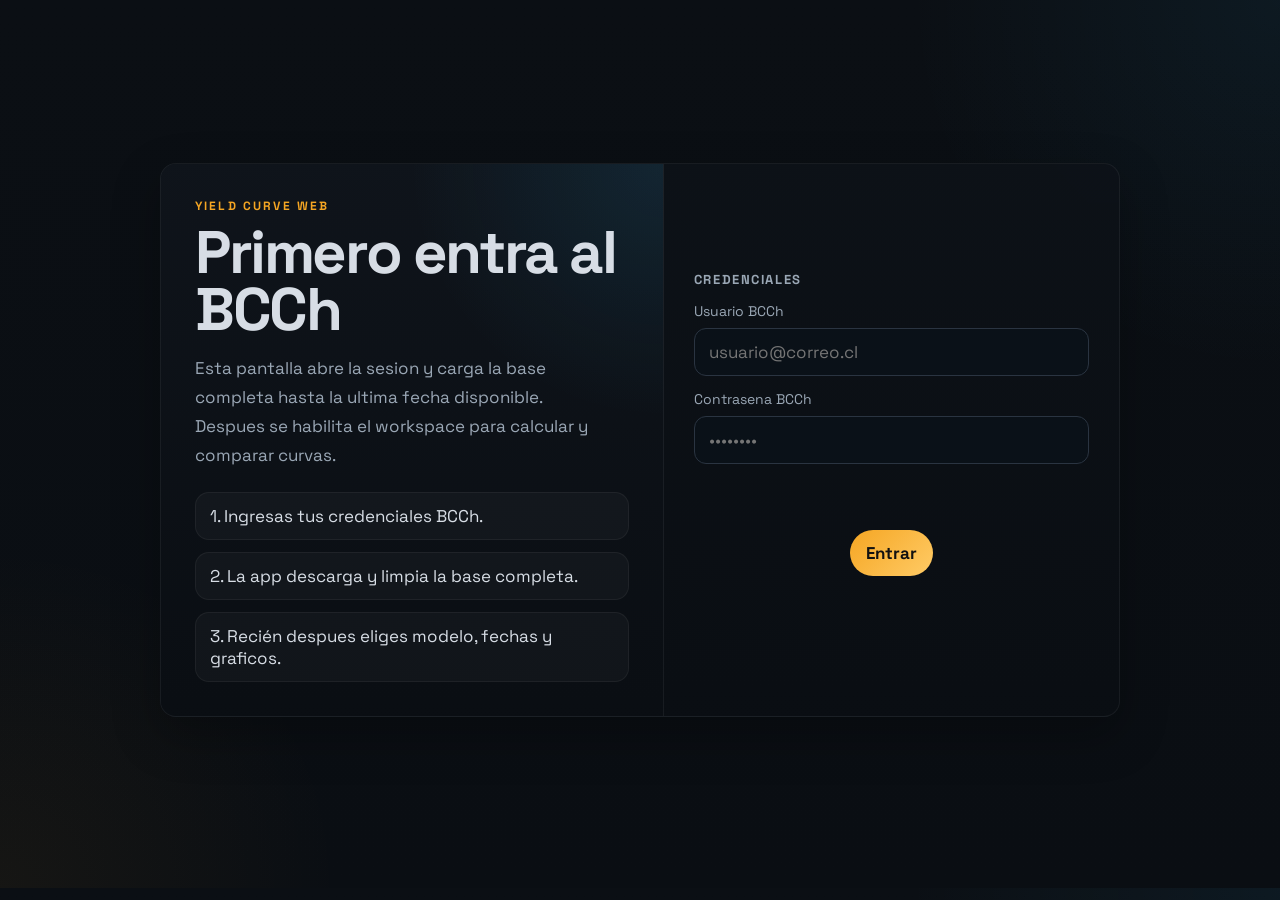
<file: old/webapp/templates/index.html>
<!doctype html>
<html lang="es">
<head>
  <meta charset="utf-8" />
  <meta name="viewport" content="width=device-width, initial-scale=1" />
  <title>Yield Curve Web</title>
  <script src="https://cdn.plot.ly/plotly-2.35.2.min.js"></script>
  <link rel="preconnect" href="https://fonts.googleapis.com">
  <link rel="preconnect" href="https://fonts.gstatic.com" crossorigin>
  <link href="https://fonts.googleapis.com/css2?family=Space+Grotesk:wght@400;500;700&family=IBM+Plex+Mono:wght@400;500&display=swap" rel="stylesheet">
  <style>
    :root {
      --bg: #0b0f14;
      --panel: rgba(13, 18, 24, 0.96);
      --panel-2: rgba(10, 14, 19, 0.99);
      --line: #2a3441;
      --text: #d7dde5;
      --muted: #9aa7b5;
      --accent: #f5a623;
      --accent-2: #35c2ff;
      --accent-3: #7ae582;
      --shadow: 0 28px 90px rgba(0, 0, 0, 0.38);
      --radius: 20px;
    }
    * { box-sizing: border-box; }
    html, body {
      margin: 0;
      background:
        radial-gradient(circle at 100% 0%, rgba(53,194,255,.06), transparent 24%),
        radial-gradient(circle at 0% 100%, rgba(245,166,35,.05), transparent 22%),
        linear-gradient(180deg, #0b0f14 0%, #0a0e13 100%);
      color: var(--text);
      font-family: "Space Grotesk", sans-serif;
      font-size: 17px;
    }
    .shell {
      max-width: 1760px;
      margin: 0 auto;
      padding: 16px 18px 24px;
    }
    .hidden {
      display: none !important;
    }
    .hero {
      background: linear-gradient(180deg, var(--panel), var(--panel-2));
      border: 1px solid rgba(255,255,255,.06);
      border-radius: 16px;
      box-shadow: 0 18px 48px rgba(0, 0, 0, 0.28);
      padding: 22px 24px;
      margin-bottom: 14px;
    }
    .eyebrow {
      color: var(--accent);
      text-transform: uppercase;
      letter-spacing: .18em;
      font-size: 12px;
      font-weight: 700;
      margin-bottom: 10px;
    }
    h1 {
      margin: 0;
      font-size: clamp(34px, 5vw, 60px);
      line-height: .95;
      letter-spacing: -.04em;
    }
    .hero-copy {
      margin-top: 14px;
      color: var(--muted);
      max-width: 900px;
      line-height: 1.6;
    }
    .layout {
      display: block;
    }
    .auth-shell {
      min-height: calc(100vh - 52px);
      display: grid;
      place-items: center;
    }
    .auth-card {
      width: min(960px, 100%);
      display: grid;
      grid-template-columns: 1.05fr .95fr;
      overflow: hidden;
    }
    .auth-hero {
      padding: 34px;
      border-right: 1px solid rgba(255,255,255,.06);
      background:
        radial-gradient(circle at top right, rgba(53,194,255,.10), transparent 34%),
        linear-gradient(180deg, rgba(15, 20, 27, 0.99), rgba(10, 14, 19, 0.99));
    }
    .auth-copy {
      margin-top: 16px;
      max-width: 420px;
      line-height: 1.7;
      color: var(--muted);
    }
    .auth-list {
      margin: 22px 0 0;
      padding: 0;
      list-style: none;
      display: grid;
      gap: 12px;
      color: var(--text);
    }
    .auth-list li {
      padding: 12px 14px;
      border-radius: 14px;
      background: rgba(255,255,255,.03);
      border: 1px solid rgba(255,255,255,.05);
    }
    .auth-form {
      padding: 30px;
      display: flex;
      flex-direction: column;
      justify-content: center;
    }
    .auth-actions {
      display: flex;
      gap: 10px;
      flex-wrap: wrap;
      margin-top: 52px;
      justify-content: center;
    }
    .auth-status {
      margin-top: 14px;
      min-height: 20px;
      color: var(--muted);
      font-size: 13px;
    }
    .card {
      background: linear-gradient(180deg, var(--panel), var(--panel-2));
      border: 1px solid rgba(255,255,255,.06);
      border-radius: 16px;
      box-shadow: 0 18px 48px rgba(0, 0, 0, 0.28);
    }
    .main {
      padding: 14px 18px 22px;
    }
    .section-title {
      margin: 0 0 14px;
      color: var(--muted);
      font-size: 13px;
      text-transform: uppercase;
      letter-spacing: .12em;
    }
    .field {
      margin-bottom: 14px;
    }
    .field label {
      display: block;
      font-size: 14px;
      color: var(--muted);
      margin-bottom: 8px;
    }
    .field input, .field select {
      width: 100%;
      background: #0a1118;
      color: var(--text);
      border: 1px solid var(--line);
      border-radius: 12px;
      padding: 12px 14px;
      font: inherit;
      outline: none;
    }
    .field input:focus, .field select:focus {
      border-color: rgba(53,194,255,.55);
      box-shadow: 0 0 0 4px rgba(53,194,255,.12);
    }
    .chip-grid {
      display: flex;
      flex-wrap: wrap;
      gap: 8px;
    }
    .chip-grid.model-chips {
      padding: 12px;
      border: 1px solid rgba(255,255,255,.08);
      border-radius: 14px;
      background: #0a1118;
      min-height: 56px;
    }
    .chip {
      padding: 8px 12px;
      border-radius: 999px;
      border: 1px solid rgba(255,255,255,.08);
      background: rgba(255,255,255,.03);
      color: var(--text);
      font-size: 12px;
      cursor: pointer;
      user-select: none;
    }
    .chip.active {
      background: rgba(245,166,35,.12);
      color: #ffd57a;
      border-color: rgba(245,166,35,.35);
    }
    .btn-row {
      display: flex;
      gap: 10px;
      flex-wrap: wrap;
      margin-top: 18px;
    }
    .btn {
      border: 0;
      border-radius: 999px;
      padding: 12px 16px;
      font: inherit;
      font-weight: 700;
      cursor: pointer;
    }
    .btn-primary {
      background: linear-gradient(135deg, var(--accent), #ffcb66);
      color: #111;
    }
    .btn-ghost {
      background: rgba(255,255,255,.04);
      color: var(--text);
      border: 1px solid rgba(255,255,255,.08);
    }
    .tabs {
      display: flex;
      gap: 22px;
      flex-wrap: wrap;
      margin-bottom: 18px;
      padding-bottom: 10px;
      border-bottom: 1px solid rgba(255,255,255,.08);
    }
    .tab {
      padding: 6px 0 10px;
      border-radius: 0;
      border: 0;
      color: var(--muted);
      cursor: pointer;
      font-weight: 700;
      font-size: 15px;
      position: relative;
    }
    .tab.active {
      color: var(--text);
      background: transparent;
    }
    .tab.active::after {
      content: "";
      position: absolute;
      left: 0;
      right: 0;
      bottom: -11px;
      height: 2px;
      background: #ff5c5c;
      border-radius: 999px;
    }
    .tabpanel {
      display: none;
    }
    .tabpanel.active {
      display: block;
    }
    .copy-block {
      color: var(--muted);
      line-height: 1.7;
      margin-bottom: 22px;
      max-width: 980px;
    }
    .copy-block h2 {
      margin: 0 0 14px;
      color: var(--text);
      font-size: 30px;
      letter-spacing: -.03em;
    }
    .copy-block h3 {
      margin: 28px 0 12px;
      color: var(--text);
      font-size: 18px;
      letter-spacing: -.02em;
    }
    .copy-block p,
    .copy-block ul {
      margin: 0 0 12px;
    }
    .copy-block ul {
      padding-left: 18px;
    }
    .copy-block code {
      padding: 2px 6px;
      border-radius: 8px;
      background: rgba(53,194,255,.09);
      border: 1px solid rgba(53,194,255,.15);
      color: #8ce7ff;
      font-family: "IBM Plex Mono", monospace;
      font-size: 12px;
    }
    .copy-block .model-label {
      display: inline-block;
      margin: 8px 0 4px;
      padding: 4px 8px;
      border-radius: 8px;
      background: rgba(245,166,35,.1);
      border: 1px solid rgba(245,166,35,.16);
      color: #ffd57a;
      font-family: "IBM Plex Mono", monospace;
      font-size: 12px;
      font-weight: 700;
    }
    .table-wrap {
      overflow: auto;
      border: 1px solid rgba(255,255,255,.06);
      border-radius: 16px;
      background: #0a0f14;
    }
    .data-toolbar {
      display: flex;
      gap: 12px;
      justify-content: space-between;
      align-items: center;
      flex-wrap: wrap;
      margin-bottom: 14px;
    }
    .data-controls {
      display: flex;
      gap: 12px;
      align-items: center;
      flex-wrap: wrap;
    }
    .mini-field {
      display: flex;
      gap: 8px;
      align-items: center;
      color: var(--muted);
      font-size: 13px;
    }
    .mini-field select {
      min-width: 140px;
      background: #0a1118;
      color: var(--text);
      border: 1px solid var(--line);
      border-radius: 10px;
      padding: 10px 12px;
      font: inherit;
    }
    .compare-picker {
      display: flex;
      gap: 10px;
      align-items: center;
      flex-wrap: wrap;
      margin-bottom: 10px;
    }
    .compare-picker select {
      flex: 1 1 180px;
      background: #0a1118;
      color: var(--text);
      border: 1px solid var(--line);
      border-radius: 12px;
      padding: 12px 14px;
      font: inherit;
      outline: none;
    }
    table {
      width: 100%;
      border-collapse: collapse;
      min-width: 760px;
    }
    th, td {
      padding: 12px 14px;
      border-bottom: 1px solid rgba(255,255,255,.06);
      text-align: left;
      font-size: 13px;
    }
    th {
      color: var(--muted);
      font-weight: 700;
      position: sticky;
      top: 0;
      background: #11161d;
    }
    .data-summary {
      margin-bottom: 14px;
      color: var(--muted);
      font-size: 13px;
    }
    .toolbar {
      display: flex;
      gap: 12px;
      justify-content: space-between;
      align-items: center;
      flex-wrap: wrap;
      margin-bottom: 12px;
      padding-bottom: 12px;
      border-bottom: 1px solid rgba(255,255,255,.06);
    }
    .model-heading {
      margin: 0 0 12px;
      color: var(--text);
      font-size: 22px;
      letter-spacing: -.02em;
    }
    .model-form {
      display: grid;
      gap: 12px;
      margin-bottom: 14px;
    }
    .model-grid {
      display: grid;
      grid-template-columns: 1fr 1fr;
      gap: 14px;
      margin-top: 10px;
    }
    .chart-card-title {
      margin: 0 0 10px;
      color: var(--text);
      font-size: 16px;
      font-weight: 700;
    }
    .download-row {
      display: grid;
      grid-template-columns: 1fr 1fr;
      gap: 18px;
      margin-top: 14px;
    }
    .download-row.single {
      grid-template-columns: 1fr;
    }
    .hidden-download {
      visibility: hidden;
    }
    .badges {
      display: flex;
      gap: 10px;
      flex-wrap: wrap;
    }
    .badge {
      font-family: "IBM Plex Mono", monospace;
      font-size: 12px;
      color: var(--muted);
      padding: 8px 10px;
      border-radius: 999px;
      background: rgba(255,255,255,.03);
      border: 1px solid rgba(255,255,255,.06);
    }
    .chart {
      width: 100%;
      height: 540px;
      border-radius: 14px;
      overflow: hidden;
      background: #11161d;
    }
    .chart + .chart {
      margin-top: 16px;
    }
    .status {
      margin-top: 14px;
      font-size: 13px;
      color: var(--muted);
      min-height: 20px;
    }
    @media (max-width: 1080px) {
      .auth-card { grid-template-columns: 1fr; }
      .auth-hero { border-right: 0; border-bottom: 1px solid rgba(255,255,255,.06); }
      .model-grid, .download-row { grid-template-columns: 1fr; }
      .chart { height: 430px; }
    }
  </style>
</head>
<body>
  <div class="shell">
    <section class="auth-shell" id="authScreen">
      <div class="card auth-card">
        <div class="auth-hero">
          <div class="eyebrow">Yield Curve Web</div>
          <h1>Primero entra al BCCh</h1>
          <div class="auth-copy">
            Esta pantalla abre la sesion y carga la base completa hasta la ultima fecha disponible. Despues se habilita el workspace para calcular y comparar curvas.
          </div>
          <ul class="auth-list">
            <li>1. Ingresas tus credenciales BCCh.</li>
            <li>2. La app descarga y limpia la base completa.</li>
            <li>3. Recién despues eliges modelo, fechas y graficos.</li>
          </ul>
        </div>
        <div class="auth-form">
          <h3 class="section-title">Credenciales</h3>
          <div class="field">
            <label>Usuario BCCh</label>
            <input id="user" type="text" placeholder="usuario@correo.cl" />
          </div>
          <div class="field">
            <label>Contrasena BCCh</label>
            <input id="password" type="password" placeholder="••••••••" />
          </div>
          <div class="auth-actions">
            <button class="btn btn-primary" id="loginBtn">Entrar</button>
          </div>
          <div class="auth-status" id="authStatus"></div>
        </div>
      </div>
    </section>

    <section class="hero hidden" id="workspaceHero">
      <div class="eyebrow">Yield Curve Web</div>
      <h1>Workspace de curvas</h1>
      <div class="hero-copy">
        La base ya esta cargada. Ahora puedes elegir modelo, ajustar parametros y graficar varias fechas sin volver a autenticarte.
      </div>
    </section>

    <section class="layout hidden" id="workspaceLayout">
      <main class="card main">
        <div class="tabs">
          <div class="tab active" data-panel="modelo">Modelo</div>
          <div class="tab" data-panel="datos">Datos</div>
          <div class="tab" data-panel="nelson-siegel">Nelson-Siegel</div>
          <div class="tab" data-panel="svensson">Svensson</div>
          <div class="tab" data-panel="cubic-spline">Cubic spline</div>
        </div>

        <div class="tabpanel active" id="panel-modelo">
          <div class="copy-block">
            <h3>Qué hace la app</h3>
            <p>Esta app estima una curva de tasas a partir de observaciones efectivas de mercado.</p>
            <p>Usa varios enfoques:</p>
            <ul>
              <li><code>Nelson-Siegel clásico</code>: ajusta factores <code>level</code>, <code>slope</code> y <code>curvature</code> por fecha.</li>
              <li><code>Nelson-Siegel-Svensson</code>: extiende Nelson-Siegel con un segundo factor de curvatura.</li>
              <li><code>Cubic spline</code>: interpola una curva suave directamente sobre los nodos observados.</li>
            </ul>

            <h3>Cómo entran los datos</h3>
            <p>La app trabaja solo con datos efectivos.</p>
            <ul>
              <li><code>BCCh</code>: descarga series desde el servicio <code>SieteRestWS</code> usando tus credenciales.</li>
              <li><code>CSV</code>: en la versión Streamlit permite cargar un archivo local con columna <code>Date</code> y columnas de tasas.</li>
            </ul>
            <p>En esta web, la base se carga primero desde BCCh y luego se usa el dataset limpio para todos los cálculos.</p>

            <h3>Limpieza de datos</h3>
            <p>Antes de estimar, la app:</p>
            <ul>
              <li>convierte <code>Date</code> a fecha</li>
              <li>convierte las columnas de tasas a numéricas</li>
              <li>elimina cualquier fila que tenga <code>NA</code> en alguna tasa seleccionada</li>
            </ul>
            <p>Las curvas se calculan sobre el dataset limpio que ves en la pestaña <code>Datos</code>.</p>

            <h3>Cómo se calcula cada modelo</h3>
            <div class="model-label">Nelson-Siegel</div>
            <ul>
              <li>toma una sección transversal de tasas por fecha</li>
              <li>construye las cargas de <code>level</code>, <code>slope</code> y <code>curvature</code></li>
              <li>usa <code>lambda = 0.0609</code> fijo, siguiendo el notebook original</li>
              <li>estima los betas por mínimos cuadrados</li>
              <li>reconstruye una curva continua sobre la duración</li>
            </ul>

            <div class="model-label">Svensson</div>
            <ul>
              <li>agrega un cuarto factor de curvatura</li>
              <li>usa dos parámetros <code>lambda</code></li>
              <li>estima betas por mínimos cuadrados</li>
            </ul>

            <div class="model-label">Cubic spline</div>
            <ul>
              <li>toma solo las tasas observadas disponibles</li>
              <li>ajusta una interpolación cúbica natural</li>
              <li>produce una curva suave sin factores latentes</li>
            </ul>

            <h3>Cómo leer los gráficos</h3>
            <ul>
              <li><code>Tasas observadas</code>: puntos efectivos disponibles en la fecha elegida.</li>
              <li><code>Curva estimada</code>: línea ajustada por el modelo.</li>
              <li><code>Factores</code>: evolución temporal de los parámetros estimados.</li>
            </ul>
          </div>
        </div>

        <div class="tabpanel" id="panel-datos">
          <h2 style="margin: 0 0 14px; font-size: 26px; letter-spacing: -.03em;">Datos limpios usados en la estimación</h2>
          <div class="data-summary" id="dataSummary">Base no cargada.</div>
          <div class="data-toolbar">
            <div class="data-controls">
              <label class="mini-field">
                Ordenar por
                <select id="dataSortColumn"></select>
              </label>
              <label class="mini-field">
                Orden
                <select id="dataSortDirection">
                  <option value="desc">Descendente</option>
                  <option value="asc">Ascendente</option>
                </select>
              </label>
              <label class="mini-field">
                Filas
                <select id="dataRowLimit">
                  <option value="10" selected>10</option>
                  <option value="25">25</option>
                  <option value="50">50</option>
                  <option value="100">100</option>
                </select>
              </label>
            </div>
            <a class="btn btn-ghost hidden" id="downloadCleanDataBtn" href="#" download="rates_input_clean.csv">Descargar datos limpios</a>
          </div>
          <div class="table-wrap">
            <table id="dataTable">
              <thead id="dataTableHead"></thead>
              <tbody id="dataTableBody"></tbody>
            </table>
          </div>
        </div>

        <div class="tabpanel" id="panel-nelson-siegel">
          <h2 class="model-heading">Ajuste Nelson-Siegel clásico</h2>
          <div class="model-form">
            <div class="field">
              <label>Columnas para ajuste</label>
              <div id="nsColumns" class="chip-grid model-chips"></div>
            </div>
            <div class="field">
              <label>Lambda</label>
              <input id="nsLambda" type="number" step="0.0001" value="0.0609" />
            </div>
            <div class="field">
              <label>Fecha base</label>
              <select id="nsBaseDate"></select>
            </div>
            <div class="field">
              <label>Fechas a comparar</label>
              <div class="compare-picker">
                <select id="nsCompareYear"></select>
                <select id="nsCompareMonth"></select>
                <select id="nsCompareDay"></select>
              </div>
              <div id="nsCompareDates" class="chip-grid model-chips"></div>
            </div>
            <div class="btn-row">
              <button class="btn btn-primary" id="nsRunBtn" disabled>Actualizar Nelson-Siegel</button>
            </div>
          </div>
          <div class="toolbar">
            <div class="badges">
              <div class="badge" id="metaRows">Filas: -</div>
              <div class="badge" id="metaCols">Series: -</div>
            </div>
          </div>
          <div class="model-grid">
            <div>
              <div class="chart-card-title">Factores estimados</div>
              <div id="factorChart" class="chart"></div>
            </div>
            <div>
              <div class="chart-card-title">Curvas Nelson-Siegel</div>
              <div id="curveChart" class="chart"></div>
            </div>
          </div>
          <div class="download-row">
            <a class="btn btn-ghost hidden-download" id="nsBetasDownload" href="#" download="nelson_siegel_betas.csv">Descargar betas</a>
            <a class="btn btn-ghost hidden-download" id="nsCurvesDownload" href="#" download="nelson_siegel_curves.csv">Descargar curvas</a>
          </div>
          <div class="status" id="status"></div>
        </div>

        <div class="tabpanel" id="panel-svensson">
          <h2 class="model-heading">Nelson-Siegel-Svensson</h2>
          <div class="model-form">
            <div class="field">
              <label>Columnas para Svensson</label>
              <div id="svColumns" class="chip-grid model-chips"></div>
            </div>
            <div class="field">
              <label>Lambda 1</label>
              <input id="svLambda1" type="number" step="0.0001" value="0.0609" />
            </div>
            <div class="field">
              <label>Lambda 2</label>
              <input id="svLambda2" type="number" step="0.0001" value="0.2000" />
            </div>
            <div class="field">
              <label>Fecha base</label>
              <select id="svBaseDate"></select>
            </div>
            <div class="field">
              <label>Fechas a comparar</label>
              <div class="compare-picker">
                <select id="svCompareYear"></select>
                <select id="svCompareMonth"></select>
                <select id="svCompareDay"></select>
              </div>
              <div id="svCompareDates" class="chip-grid model-chips"></div>
            </div>
            <div class="btn-row">
              <button class="btn btn-primary" id="svRunBtn" disabled>Actualizar Svensson</button>
            </div>
          </div>
          <div class="toolbar">
            <div class="badges">
              <div class="badge" id="metaRowsSv">Filas: -</div>
              <div class="badge" id="metaColsSv">Series: -</div>
            </div>
          </div>
          <div class="model-grid">
            <div>
              <div class="chart-card-title">Factores estimados</div>
              <div id="factorChartSv" class="chart"></div>
            </div>
            <div>
              <div class="chart-card-title">Curvas Svensson</div>
              <div id="curveChartSv" class="chart"></div>
            </div>
          </div>
          <div class="download-row">
            <a class="btn btn-ghost hidden-download" id="svBetasDownload" href="#" download="svensson_betas.csv">Descargar betas</a>
            <a class="btn btn-ghost hidden-download" id="svCurvesDownload" href="#" download="svensson_curves.csv">Descargar curvas</a>
          </div>
          <div class="status" id="statusSv"></div>
        </div>

        <div class="tabpanel" id="panel-cubic-spline">
          <h2 class="model-heading">Cubic spline</h2>
          <div class="model-form">
            <div class="field">
              <label>Columnas para Cubic spline</label>
              <div id="splineColumns" class="chip-grid model-chips"></div>
            </div>
            <div class="field">
              <label>Fecha base</label>
              <select id="splineBaseDate"></select>
            </div>
            <div class="field">
              <label>Fechas a comparar</label>
              <div class="compare-picker">
                <select id="splineCompareYear"></select>
                <select id="splineCompareMonth"></select>
                <select id="splineCompareDay"></select>
              </div>
              <div id="splineCompareDates" class="chip-grid model-chips"></div>
            </div>
            <div class="btn-row">
              <button class="btn btn-primary" id="splineRunBtn" disabled>Actualizar Cubic spline</button>
            </div>
          </div>
          <div class="toolbar">
            <div class="badges">
              <div class="badge" id="metaRowsSpline">Filas: -</div>
              <div class="badge" id="metaColsSpline">Series: -</div>
            </div>
          </div>
          <div class="model-grid">
            <div>
              <div class="chart-card-title">Curvas interpoladas</div>
              <div id="curveChartSpline" class="chart"></div>
            </div>
            <div>
              <div class="chart-card-title">Observaciones del tramo</div>
              <div id="factorChartSpline" class="chart"></div>
            </div>
          </div>
          <div class="download-row single">
            <a class="btn btn-ghost hidden-download" id="splineCurvesDownload" href="#" download="cubic_spline_curves.csv">Descargar curvas</a>
          </div>
          <div class="status" id="statusSpline"></div>
        </div>
      </main>
    </section>
  </div>

  <script>
    const tabs = document.querySelectorAll(".tab");
    const panels = document.querySelectorAll(".tabpanel");
    const authScreen = document.getElementById("authScreen");
    const workspaceHero = document.getElementById("workspaceHero");
    const workspaceLayout = document.getElementById("workspaceLayout");
    let currentData = null;
    let currentSampleRows = [];
    const currentCalculations = {
      "nelson-siegel": null,
      "svensson": null,
      "cubic-spline": null,
    };

    const modelConfigs = {
      "nelson-siegel": {
        columnsSelect: "nsColumns",
        baseDate: "nsBaseDate",
        compareYear: "nsCompareYear",
        compareMonth: "nsCompareMonth",
        compareDay: "nsCompareDay",
        compareDates: "nsCompareDates",
        runBtn: "nsRunBtn",
        curveChart: "curveChart",
        factorChart: "factorChart",
        status: "status",
        metaRows: "metaRows",
        metaCols: "metaCols",
        lambdaValue: "nsLambda",
        betasDownload: "nsBetasDownload",
        curvesDownload: "nsCurvesDownload",
      },
      "svensson": {
        columnsSelect: "svColumns",
        baseDate: "svBaseDate",
        compareYear: "svCompareYear",
        compareMonth: "svCompareMonth",
        compareDay: "svCompareDay",
        compareDates: "svCompareDates",
        runBtn: "svRunBtn",
        curveChart: "curveChartSv",
        factorChart: "factorChartSv",
        status: "statusSv",
        metaRows: "metaRowsSv",
        metaCols: "metaColsSv",
        lambda1: "svLambda1",
        lambda2: "svLambda2",
        betasDownload: "svBetasDownload",
        curvesDownload: "svCurvesDownload",
      },
      "cubic-spline": {
        columnsSelect: "splineColumns",
        baseDate: "splineBaseDate",
        compareYear: "splineCompareYear",
        compareMonth: "splineCompareMonth",
        compareDay: "splineCompareDay",
        compareDates: "splineCompareDates",
        runBtn: "splineRunBtn",
        curveChart: "curveChartSpline",
        factorChart: "factorChartSpline",
        status: "statusSpline",
        metaRows: "metaRowsSpline",
        metaCols: "metaColsSpline",
        curvesDownload: "splineCurvesDownload",
      },
    };

    function setLoggedIn(loggedIn) {
      authScreen.classList.toggle("hidden", loggedIn);
      workspaceHero.classList.toggle("hidden", !loggedIn);
      workspaceLayout.classList.toggle("hidden", !loggedIn);
    }

    function setControlsEnabled(enabled) {
      Object.values(modelConfigs).forEach(config => {
        document.getElementById(config.runBtn).disabled = !enabled;
        document.getElementById(config.baseDate).disabled = !enabled;
        document.getElementById(config.compareYear).disabled = !enabled;
        document.getElementById(config.compareMonth).disabled = !enabled;
        document.getElementById(config.compareDay).disabled = !enabled;
        document.getElementById(config.compareDates).style.pointerEvents = enabled ? "auto" : "none";
        document.getElementById(config.compareDates).style.opacity = enabled ? "1" : "0.55";
        document.getElementById(config.columnsSelect).style.pointerEvents = enabled ? "auto" : "none";
        document.getElementById(config.columnsSelect).style.opacity = enabled ? "1" : "0.55";
        if (config.lambdaValue) document.getElementById(config.lambdaValue).disabled = !enabled;
        if (config.lambda1) document.getElementById(config.lambda1).disabled = !enabled;
        if (config.lambda2) document.getElementById(config.lambda2).disabled = !enabled;
      });
    }

    function activatePanel(panelName) {
      tabs.forEach(tab => tab.classList.toggle("active", tab.dataset.panel === panelName));
      panels.forEach(panel => panel.classList.toggle("active", panel.id === `panel-${panelName}`));
    }

    function modelUI(modelName) {
      const config = modelConfigs[modelName];
      return {
        status: document.getElementById(config.status),
        curveChart: config.curveChart,
        factorChart: config.factorChart,
        metaRows: document.getElementById(config.metaRows),
        metaCols: document.getElementById(config.metaCols),
      };
    }

    function updateModelMeta(modelName, rowsUsed, columns) {
      const ui = modelUI(modelName);
      ui.metaRows.textContent = `Filas: ${rowsUsed}`;
      ui.metaCols.textContent = `Series: ${columns.join(", ")}`;
    }

    function selectedColumns(modelName) {
      return [...document.getElementById(modelConfigs[modelName].columnsSelect).querySelectorAll(".chip.active")]
        .map(chip => chip.dataset.value);
    }

    function populateModelColumns(columns) {
      Object.values(modelConfigs).forEach(config => {
        const container = document.getElementById(config.columnsSelect);
        container.innerHTML = "";
        columns.forEach(column => {
          const chip = document.createElement("button");
          chip.type = "button";
          chip.className = "chip active";
          chip.dataset.value = column;
          chip.textContent = column;
          chip.addEventListener("click", () => {
            chip.classList.toggle("active");
          });
          container.appendChild(chip);
        });
      });
    }

    function fillDataSortColumns(columns) {
      const sortSelect = document.getElementById("dataSortColumn");
      sortSelect.innerHTML = "";
      columns.forEach(column => {
        const option = document.createElement("option");
        option.value = column;
        option.textContent = column;
        sortSelect.appendChild(option);
      });
      if (columns.includes("Date")) {
        sortSelect.value = "Date";
      }
    }

    function renderSampleTable(rows) {
      const head = document.getElementById("dataTableHead");
      const body = document.getElementById("dataTableBody");
      head.innerHTML = "";
      body.innerHTML = "";
      if (!rows || rows.length === 0) {
        document.getElementById("dataSummary").textContent = "No hay filas disponibles para mostrar.";
        return;
      }

      const columns = Object.keys(rows[0]);
      const headRow = document.createElement("tr");
      columns.forEach(column => {
        const th = document.createElement("th");
        th.textContent = column;
        headRow.appendChild(th);
      });
      head.appendChild(headRow);

      rows.forEach(row => {
        const tr = document.createElement("tr");
        columns.forEach(column => {
          const td = document.createElement("td");
          const value = row[column];
          td.textContent = typeof value === "number" ? value.toFixed(4) : value;
          tr.appendChild(td);
        });
        body.appendChild(tr);
      });
    }

    function updateDataTable() {
      if (!currentSampleRows || currentSampleRows.length === 0) {
        renderSampleTable([]);
        return;
      }

      const sortColumn = document.getElementById("dataSortColumn").value || "Date";
      const sortDirection = document.getElementById("dataSortDirection").value || "desc";
      const rowLimit = Number(document.getElementById("dataRowLimit").value || 25);
      const sortedRows = [...currentSampleRows].sort((left, right) => {
        const a = left[sortColumn];
        const b = right[sortColumn];
        if (sortColumn === "Date") {
          return sortDirection === "asc"
            ? String(a).localeCompare(String(b))
            : String(b).localeCompare(String(a));
        }
        const aNum = Number(a);
        const bNum = Number(b);
        return sortDirection === "asc" ? aNum - bNum : bNum - aNum;
      });
      renderSampleTable(sortedRows.slice(0, rowLimit));
    }

    tabs.forEach(tab => {
      tab.addEventListener("click", () => {
        activatePanel(tab.dataset.panel);
      });
    });

    function curveTraces(curves) {
      const palette = [
        { line: "#f5a623", point: "#ffd166" },
        { line: "#35c2ff", point: "#7ae582" },
        { line: "#ff6b6b", point: "#c7f464" },
        { line: "#c792ea", point: "#82aaff" },
        { line: "#f78c6c", point: "#89ddff" },
        { line: "#addb67", point: "#f07178" }
      ];
      const traces = [];
      curves.forEach((curve, idx) => {
        const colors = palette[idx % palette.length];
        traces.push({
          x: curve.curve_months,
          y: curve.estimated,
          type: "scatter",
          mode: "lines",
          name: `Estimada ${curve.date}`,
          line: { color: colors.line, width: 3 },
          hovertemplate: "Madurez: %{x} meses<br>Tasa estimada: %{y:.4f}<extra></extra>"
        });
        traces.push({
          x: curve.observed_months,
          y: curve.observed,
          type: "scatter",
          mode: "lines+markers",
          name: `Observada ${curve.date}`,
          line: { color: colors.point, width: 1.5, dash: "dot" },
          marker: { color: colors.point, size: 9, line: { color: "#081018", width: 1 } },
          hovertemplate: "Madurez: %{x} meses<br>Tasa observada: %{y:.4f}<extra></extra>"
        });
      });
      return traces;
    }

    function factorTraces(factors) {
      const colors = ["#f5a623", "#35c2ff", "#ffd166", "#7ae582"];
      return factors.map((factor, idx) => ({
        x: factor.dates,
        y: factor.values,
        type: "scatter",
        mode: "lines",
        name: factor.name,
        line: { color: colors[idx % colors.length], width: 2 },
        hovertemplate: "Fecha: %{x}<br>Valor: %{y:.4f}<extra></extra>"
      }));
    }

    function populateDateSelectors(dates) {
      Object.values(modelConfigs).forEach(config => {
        const baseDate = document.getElementById(config.baseDate);
        const compareYear = document.getElementById(config.compareYear);
        const compareMonth = document.getElementById(config.compareMonth);
        const compareDay = document.getElementById(config.compareDay);
        const compareDates = document.getElementById(config.compareDates);
        baseDate.innerHTML = "";
        compareYear.innerHTML = "";
        compareMonth.innerHTML = "";
        compareDay.innerHTML = "";
        compareDates.innerHTML = "";

        dates.forEach((date, index) => {
          const option = document.createElement("option");
          option.value = date;
          option.textContent = date;
          if (index === dates.length - 1) option.selected = true;
          baseDate.appendChild(option);
        });

        initializeCompareSelectors(config, dates);
      });
    }

    function fillSelect(selectElement, placeholderText, values, formatter = value => value) {
      selectElement.innerHTML = "";
      const placeholder = document.createElement("option");
      placeholder.value = "";
      placeholder.textContent = placeholderText;
      placeholder.selected = true;
      selectElement.appendChild(placeholder);
      values.forEach(value => {
        const option = document.createElement("option");
        option.value = value;
        option.textContent = formatter(value);
        selectElement.appendChild(option);
      });
    }

    function initializeCompareSelectors(config, dates) {
      const compareYear = document.getElementById(config.compareYear);
      const compareMonth = document.getElementById(config.compareMonth);
      const compareDay = document.getElementById(config.compareDay);
      const years = [...new Set(dates.map(date => date.slice(0, 4)))];
      fillSelect(compareYear, "Año", years);
      fillSelect(compareMonth, "Mes", []);
      fillSelect(compareDay, "Día", []);
    }

    function updateCompareMonthOptions(config, dates) {
      const compareYear = document.getElementById(config.compareYear).value;
      const compareMonth = document.getElementById(config.compareMonth);
      const compareDay = document.getElementById(config.compareDay);
      if (!compareYear) {
        fillSelect(compareMonth, "Mes", []);
        fillSelect(compareDay, "Día", []);
        return;
      }

      const months = [...new Set(
        dates
          .filter(date => date.startsWith(compareYear + "-"))
          .map(date => date.slice(5, 7))
      )];
      fillSelect(compareMonth, "Mes", months);
      fillSelect(compareDay, "Día", []);
    }

    function updateCompareDayOptions(config, dates) {
      const compareYear = document.getElementById(config.compareYear).value;
      const compareMonth = document.getElementById(config.compareMonth).value;
      const compareDay = document.getElementById(config.compareDay);
      if (!compareYear || !compareMonth) {
        fillSelect(compareDay, "Día", []);
        return;
      }

      const days = dates
        .filter(date => date.startsWith(`${compareYear}-${compareMonth}-`))
        .map(date => date.slice(8, 10));
      fillSelect(compareDay, "Día", days);
    }

    function addCompareDateChip(containerId, date, modelName) {
      const container = document.getElementById(containerId);
      if ([...container.querySelectorAll(".chip")].some(chip => chip.dataset.value === date)) {
        return;
      }
      if (container.querySelectorAll(".chip").length >= 5) {
        return;
      }

      const chip = document.createElement("button");
      chip.type = "button";
      chip.className = "chip active";
      chip.dataset.value = date;
      chip.textContent = `${date} ×`;
      chip.addEventListener("click", () => {
        chip.remove();
        if (currentCalculations[modelName]) {
          plotCurves(modelName);
        }
      });
      container.appendChild(chip);
      if (currentCalculations[modelName]) {
        plotCurves(modelName);
      }
    }

    function csvUrlFromRows(rows, filename) {
      if (!rows || rows.length === 0) {
        return null;
      }
      const headers = Object.keys(rows[0]);
      const lines = [
        headers.join(","),
        ...rows.map(row => headers.map(header => row[header] ?? "").join(",")),
      ];
      return URL.createObjectURL(new Blob([lines.join("\n")], { type: "text/csv;charset=utf-8;" }));
    }

    function buildCurveDownloadRows(curves) {
      const rows = [];
      curves.forEach(curve => {
        curve.curve_months.forEach((month, idx) => {
          rows.push({
            Date: curve.date,
            MaturityMonths: month,
            EstimatedRate: curve.estimated[idx],
          });
        });
        curve.observed_months.forEach((month, idx) => {
          rows.push({
            Date: curve.date,
            MaturityMonths: month,
            ObservedRate: curve.observed[idx],
          });
        });
      });
      return rows;
    }

    function setDownloadLink(elementId, rows) {
      const element = document.getElementById(elementId);
      const url = csvUrlFromRows(rows);
      if (url) {
        element.href = url;
        element.classList.remove("hidden-download");
      } else {
        element.href = "#";
        element.classList.add("hidden-download");
      }
    }

    async function loginAndLoadData() {
      const authStatus = document.getElementById("authStatus");
      const status = modelUI("nelson-siegel").status;
      authStatus.textContent = "Cargando base BCCh...";
      status.textContent = "Cargando base BCCh...";
      currentData = null;
      Object.keys(currentCalculations).forEach(key => {
        currentCalculations[key] = null;
      });
      const payload = {
        user: document.getElementById("user").value,
        password: document.getElementById("password").value,
        start_date: "2005-01-01",
        columns: {{ default_columns | tojson }}
      };

      try {
        const response = await fetch("/api/login", {
          method: "POST",
          headers: { "Content-Type": "application/json" },
          body: JSON.stringify(payload)
        });
        const data = await response.json();
        if (!response.ok) {
          throw new Error(data.detail || "No se pudo cargar la base.");
        }

        currentData = data;
        currentSampleRows = data.meta.sample_rows || [];
        populateModelColumns(data.meta.columns);
        updateModelMeta("nelson-siegel", data.meta.rows_used, data.meta.columns);
        updateModelMeta("svensson", data.meta.rows_used, data.meta.columns);
        updateModelMeta("cubic-spline", data.meta.rows_used, data.meta.columns);
        document.getElementById("dataSummary").textContent = `Filas originales: ${data.meta.raw_row_count} | Filas usadas: ${data.meta.rows_used} | Filas eliminadas por NA: ${data.meta.removed_rows}`;
        fillDataSortColumns(["Date", ...data.meta.columns]);
        updateDataTable();
        const downloadButton = document.getElementById("downloadCleanDataBtn");
        downloadButton.href = `/api/data/${data.data_id}/download`;
        downloadButton.classList.remove("hidden");
        populateDateSelectors(data.meta.available_dates);
        setControlsEnabled(true);
        setLoggedIn(true);
        activatePanel("modelo");
        authStatus.textContent = "";
        status.textContent = "Base cargada. Ahora configura modelo y presiona Calcular.";
      } catch (error) {
        authStatus.textContent = error.message;
        status.textContent = error.message;
      }
    }

    async function runModel(modelName) {
      const status = modelUI(modelName).status;
      if (!currentData) {
        status.textContent = "Primero debes entrar y cargar la base.";
        return;
      }

      if (selectedColumns(modelName).length < 3) {
        status.textContent = "Selecciona al menos 3 tasas para estimar el modelo.";
        return;
      }

      status.textContent = "Calculando modelo...";
      currentCalculations[modelName] = null;
      const payload = {
        data_id: currentData.data_id,
        model: modelName,
        columns: selectedColumns(modelName),
      };
      if (modelName === "nelson-siegel") {
        payload.lambda_value = Number(document.getElementById("nsLambda").value);
      }
      if (modelName === "svensson") {
        payload.lambda1 = Number(document.getElementById("svLambda1").value);
        payload.lambda2 = Number(document.getElementById("svLambda2").value);
      }

      try {
        const response = await fetch("/api/calculate", {
          method: "POST",
          headers: { "Content-Type": "application/json" },
          body: JSON.stringify(payload)
        });
        const data = await response.json();
        if (!response.ok) {
          throw new Error(data.detail || "No se pudo calcular.");
        }

        currentCalculations[modelName] = data;
        updateModelMeta(modelName, data.meta.rows_used, data.meta.columns);
        populateDateSelectors(data.meta.available_dates);
        activatePanel(modelName);
        await plotCurves(modelName);
      } catch (error) {
        status.textContent = error.message;
      }
    }

    async function plotCurves(modelName) {
      const status = modelUI(modelName).status;
      const currentCalculation = currentCalculations[modelName];
      if (!currentCalculation) {
        status.textContent = "Primero debes calcular el modelo.";
        return;
      }

      const config = modelConfigs[modelName];
      const baseDate = document.getElementById(config.baseDate).value;
      const compareDates = [...document.getElementById(config.compareDates).querySelectorAll(".chip.active")]
        .map(chip => chip.dataset.value);
      const payload = {
        calc_id: currentCalculation.calc_id,
        curve_dates: [baseDate, ...compareDates.filter(date => date !== baseDate)].slice(0, 6)
      };

      status.textContent = "Graficando...";
      try {
        const response = await fetch("/api/plot", {
          method: "POST",
          headers: { "Content-Type": "application/json" },
          body: JSON.stringify(payload)
        });
        const data = await response.json();
        if (!response.ok) {
          throw new Error(data.detail || "No se pudo graficar.");
        }

        const ui = modelUI(modelName);
        Plotly.newPlot(ui.curveChart, curveTraces(data.curves), {
          paper_bgcolor: "#0b1016",
          plot_bgcolor: "#0f1822",
          margin: { l: 54, r: 20, t: 18, b: 52 },
          font: { color: "#dde7f1", family: "Space Grotesk, sans-serif" },
          legend: { orientation: "h", x: 0, y: 1.08, bgcolor: "rgba(0,0,0,0)" },
          xaxis: { title: "Madurez (meses)", range: [-5, 125], gridcolor: "#223548", zerolinecolor: "#223548" },
          yaxis: { title: "Tasa", gridcolor: "#223548", zerolinecolor: "#223548" }
        }, { responsive: true, displayModeBar: false });

        if (data.factors.length > 0) {
          Plotly.newPlot(ui.factorChart, factorTraces(data.factors), {
            paper_bgcolor: "#0b1016",
            plot_bgcolor: "#0f1822",
            margin: { l: 54, r: 20, t: 18, b: 52 },
            font: { color: "#dde7f1", family: "Space Grotesk, sans-serif" },
            legend: { orientation: "h", x: 0, y: 1.08, bgcolor: "rgba(0,0,0,0)" },
            xaxis: { title: "Fecha", gridcolor: "#223548", zerolinecolor: "#223548" },
            yaxis: { title: "Factor", gridcolor: "#223548", zerolinecolor: "#223548" }
          }, { responsive: true, displayModeBar: false });
          document.getElementById(ui.factorChart).style.display = "block";
        } else {
          if (modelName === "cubic-spline") {
            const observedOnly = data.curves.map(curve => ({
              x: curve.observed_months,
              y: curve.observed,
              type: "scatter",
              mode: "lines+markers",
              name: `Observada ${curve.date}`,
              line: { color: "#ffd166", width: 1.5, dash: "dot" },
              marker: { color: "#ffd166", size: 9, line: { color: "#081018", width: 1 } },
            }));
            Plotly.newPlot(ui.factorChart, observedOnly, {
              paper_bgcolor: "#0b1016",
              plot_bgcolor: "#0f1822",
              margin: { l: 54, r: 20, t: 18, b: 52 },
              font: { color: "#dde7f1", family: "Space Grotesk, sans-serif" },
              legend: { orientation: "h", x: 0, y: 1.08, bgcolor: "rgba(0,0,0,0)" },
              xaxis: { title: "Madurez (meses)", range: [-5, 125], gridcolor: "#223548", zerolinecolor: "#223548" },
              yaxis: { title: "Tasa observada", gridcolor: "#223548", zerolinecolor: "#223548" }
            }, { responsive: true, displayModeBar: false });
            document.getElementById(ui.factorChart).style.display = "block";
          } else {
            document.getElementById(ui.factorChart).style.display = "none";
          }
        }

        if (config.betasDownload) {
          setDownloadLink(config.betasDownload, data.factors.length > 0 ? data.factors[0].dates.map((date, index) => {
            const row = { Date: date };
            data.factors.forEach(factor => {
              row[factor.name] = factor.values[index];
            });
            return row;
          }) : []);
        }
        setDownloadLink(config.curvesDownload, buildCurveDownloadRows(data.curves));
        activatePanel(modelName);
        status.textContent = "Grafico actualizado.";
      } catch (error) {
        status.textContent = error.message;
      }
    }

    function resetSession() {
      currentData = null;
      currentSampleRows = [];
      Object.keys(currentCalculations).forEach(key => {
        currentCalculations[key] = null;
      });
      setControlsEnabled(false);
      setLoggedIn(false);
      document.getElementById("status").textContent = "";
      document.getElementById("statusSv").textContent = "";
      document.getElementById("statusSpline").textContent = "";
      document.getElementById("authStatus").textContent = "";
      document.getElementById("metaRows").textContent = "Filas: -";
      document.getElementById("metaCols").textContent = "Series: -";
      document.getElementById("metaRowsSv").textContent = "Filas: -";
      document.getElementById("metaColsSv").textContent = "Series: -";
      document.getElementById("metaRowsSpline").textContent = "Filas: -";
      document.getElementById("metaColsSpline").textContent = "Series: -";
      document.getElementById("dataSummary").textContent = "Base no cargada.";
      document.getElementById("dataTableHead").innerHTML = "";
      document.getElementById("dataTableBody").innerHTML = "";
      document.getElementById("dataSortColumn").innerHTML = "";
      document.getElementById("downloadCleanDataBtn").classList.add("hidden");
      document.getElementById("downloadCleanDataBtn").href = "#";
      Plotly.purge("curveChart");
      Plotly.purge("factorChart");
      Plotly.purge("curveChartSv");
      Plotly.purge("factorChartSv");
      Plotly.purge("curveChartSpline");
      Plotly.purge("factorChartSpline");
      document.getElementById("factorChart").style.display = "block";
      document.getElementById("factorChartSv").style.display = "block";
      document.getElementById("factorChartSpline").style.display = "block";
      ["nsBetasDownload", "nsCurvesDownload", "svBetasDownload", "svCurvesDownload", "splineCurvesDownload"].forEach(id => {
        document.getElementById(id).classList.add("hidden-download");
        document.getElementById(id).href = "#";
      });
    }

    Object.entries(modelConfigs).forEach(([modelName, config]) => {
      document.getElementById(config.compareYear).addEventListener("change", () => {
        const calculation = currentCalculations[modelName];
        const dates = calculation?.meta?.available_dates || currentData?.meta?.available_dates || [];
        updateCompareMonthOptions(config, dates);
      });
      document.getElementById(config.compareMonth).addEventListener("change", () => {
        const calculation = currentCalculations[modelName];
        const dates = calculation?.meta?.available_dates || currentData?.meta?.available_dates || [];
        updateCompareDayOptions(config, dates);
      });
      document.getElementById(config.compareDay).addEventListener("change", () => {
        const compareYear = document.getElementById(config.compareYear).value;
        const compareMonth = document.getElementById(config.compareMonth).value;
        const compareDay = document.getElementById(config.compareDay).value;
        if (compareYear && compareMonth && compareDay) {
          addCompareDateChip(config.compareDates, `${compareYear}-${compareMonth}-${compareDay}`, modelName);
          document.getElementById(config.compareDay).value = "";
        }
      });
      document.getElementById(config.baseDate).addEventListener("change", () => {
        if (currentCalculations[modelName]) {
          plotCurves(modelName);
        }
      });
    });
    setLoggedIn(false);
    setControlsEnabled(false);
    activatePanel("modelo");
    document.getElementById("loginBtn").addEventListener("click", loginAndLoadData);
    document.getElementById("dataSortColumn").addEventListener("change", updateDataTable);
    document.getElementById("dataSortDirection").addEventListener("change", updateDataTable);
    document.getElementById("dataRowLimit").addEventListener("change", updateDataTable);
    document.getElementById("nsRunBtn").addEventListener("click", () => runModel("nelson-siegel"));
    document.getElementById("svRunBtn").addEventListener("click", () => runModel("svensson"));
    document.getElementById("splineRunBtn").addEventListener("click", () => runModel("cubic-spline"));
  </script>
</body>
</html>
</file>
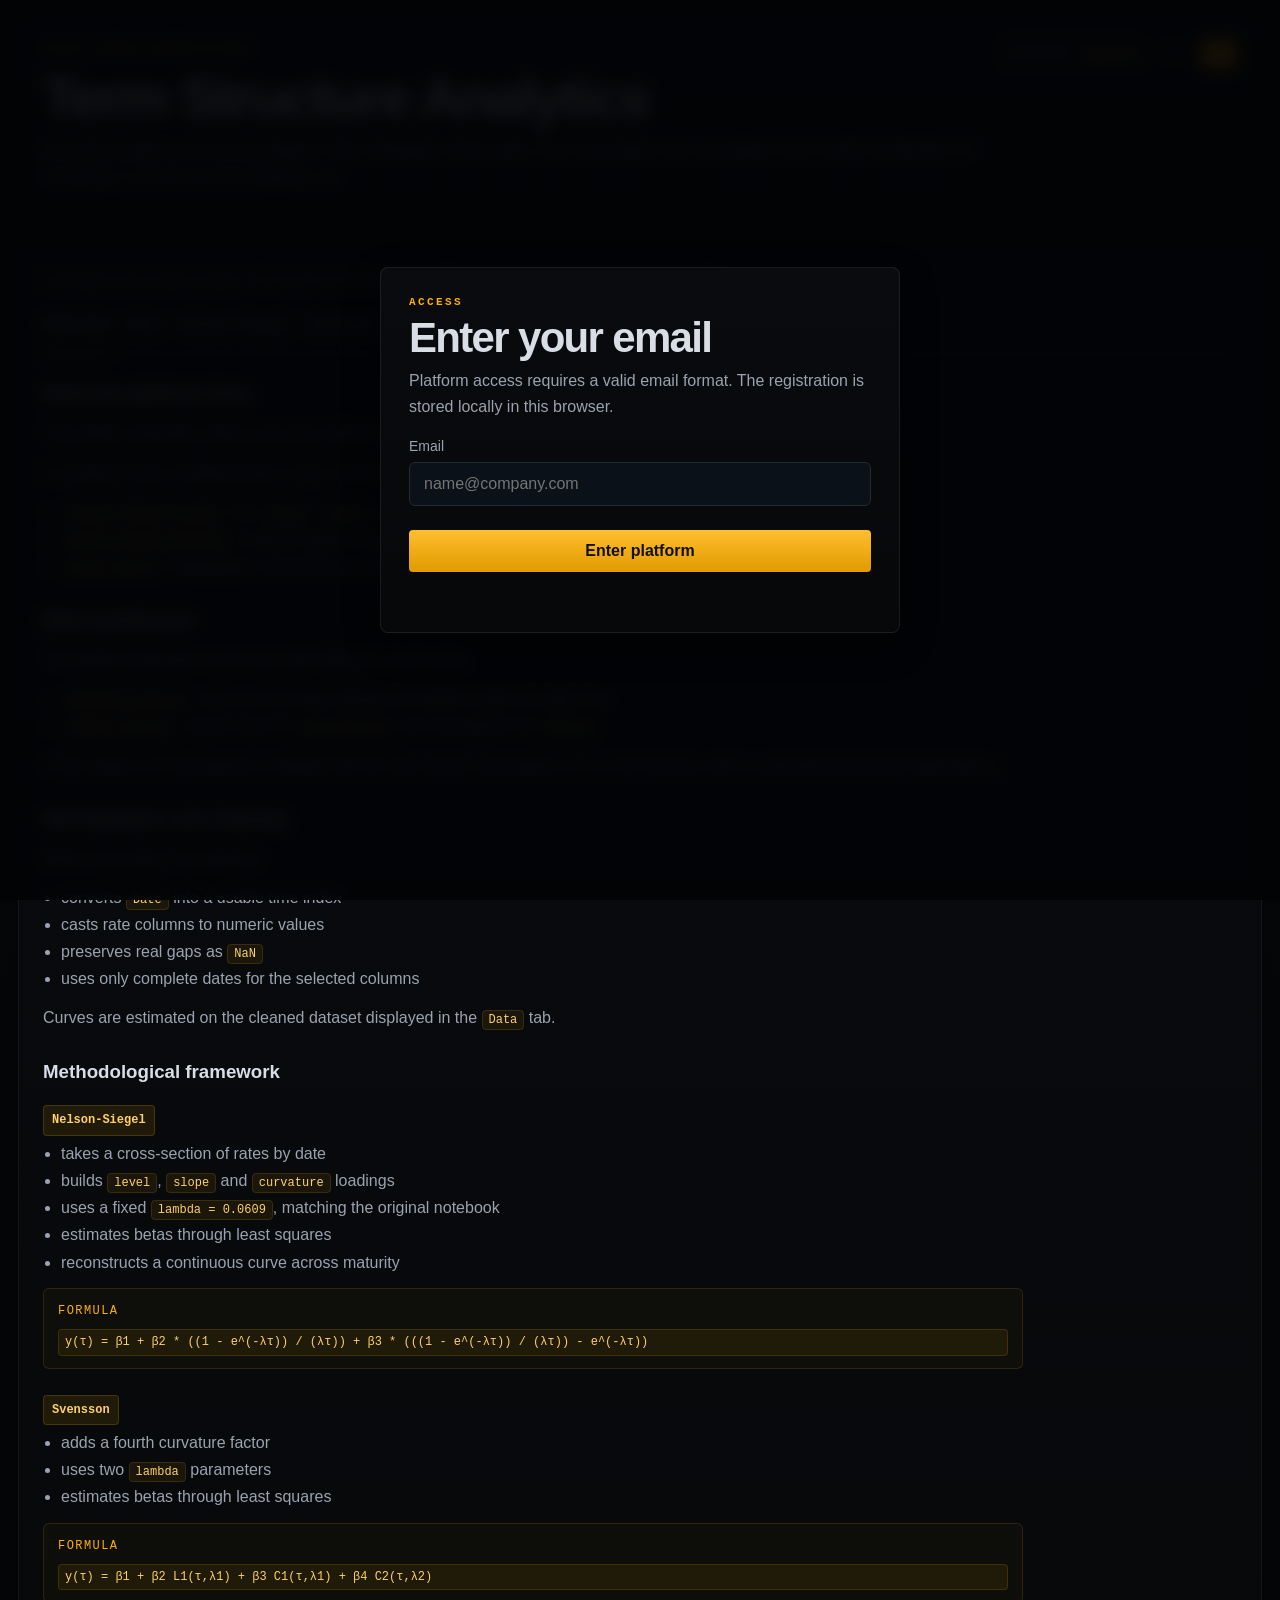
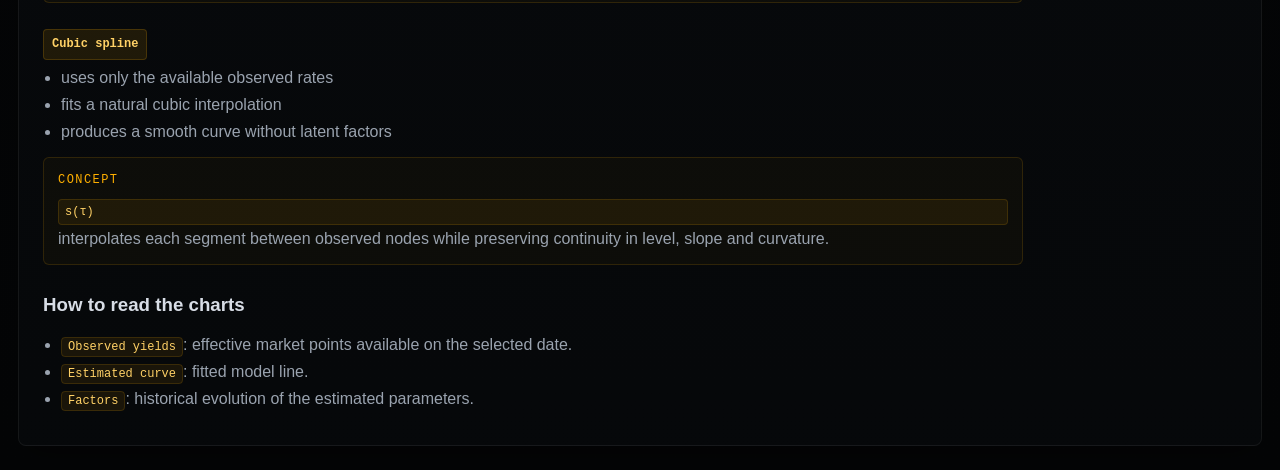
<file: old/docs/index_en.html>
<!doctype html>
<html lang="en">
<head>
  <meta charset="utf-8" />
  <meta name="viewport" content="width=device-width, initial-scale=1" />
  <title>Yield Curve Workstation</title>
  <link rel="stylesheet" href="./styles.css" />
  <script src="https://cdn.plot.ly/plotly-2.35.2.min.js"></script>
</head>
<body>
  <div class="access-overlay" id="accessOverlay">
    <div class="access-card">
      <div class="eyebrow">Access</div>
      <h2 class="access-title">Enter your email</h2>
      <p class="access-copy">
        Platform access requires a valid email format. The registration is stored locally in this browser.
      </p>
      <div class="field">
        <label for="accessEmail">Email</label>
        <input id="accessEmail" type="email" placeholder="name@company.com" autocomplete="email" />
      </div>
      <button class="btn btn-primary access-btn" id="accessSubmit" type="button">Enter platform</button>
      <div class="status access-status" id="accessStatus"></div>
    </div>
  </div>
  <div class="shell">
    <section class="card hero">
      <div class="hero-topline">
        <div class="eyebrow">Yield Curve Workstation</div>
        <div class="hero-actions">
          <div class="session-badge">
            <span class="session-label">Session</span>
            <span class="session-email" id="sessionEmail">-</span>
            <button class="session-link" id="changeEmailBtn" type="button">Sign out</button>
          </div>
          <div class="lang-switch">
          <a class="lang-link" href="./index.html">ES</a>
          <a class="lang-link active" href="./index_en.html">EN</a>
          </div>
        </div>
      </div>
      <h1>Term Structure Analytics</h1>
      <p class="hero-copy">
        Executive-grade term structure platform with embedded market data, local computation and immediate curve-model visualization for monitoring, commercial and analytical use.
      </p>
    </section>

    <section class="card main">
      <div class="status" id="globalStatus">Loading embedded market dataset...</div>

      <div class="tabs">
        <button class="tab active" data-panel="modelo">Overview</button>
        <button class="tab" data-panel="datos">Data</button>
        <button class="tab" data-panel="nelson-siegel">Nelson-Siegel</button>
        <button class="tab" data-panel="svensson">Svensson</button>
        <button class="tab" data-panel="cubic-spline">Cubic spline</button>
      </div>

      <section class="panel active" id="panel-modelo">
        <div class="copy-block">
          <h3>What the platform does</h3>
          <p>This edition estimates yield curves from effective market observations already embedded in the site.</p>
          <p>It combines three complementary curve-construction approaches:</p>
          <ul>
            <li><code>Classic Nelson-Siegel</code>: fits <code>level</code>, <code>slope</code> and <code>curvature</code> factors by date.</li>
            <li><code>Nelson-Siegel-Svensson</code>: extends Nelson-Siegel with a second curvature factor.</li>
            <li><code>Cubic spline</code>: interpolates a smooth curve directly across the observed nodes.</li>
          </ul>

          <h3>Data architecture</h3>
          <p>The platform operates exclusively with effective market data.</p>
          <ul>
            <li><code>Embedded dataset</code>: uses a real market dataset preloaded inside the static site.</li>
            <li><code>Legacy aliases</code>: names such as <code>spc_pesos_2y</code> are normalized into <code>SPC_2Y</code>.</li>
          </ul>
          <p>In this edition, the full dataset is shipped with the site and all computation runs in the browser, with no operational backend dependency.</p>

          <h3>Normalization and cleaning</h3>
          <p>Before estimation, the platform:</p>
          <ul>
            <li>converts <code>Date</code> into a usable time index</li>
            <li>casts rate columns to numeric values</li>
            <li>preserves real gaps as <code>NaN</code></li>
            <li>uses only complete dates for the selected columns</li>
          </ul>
          <p>Curves are estimated on the cleaned dataset displayed in the <code>Data</code> tab.</p>

          <h3>Methodological framework</h3>
          <div class="model-label">Nelson-Siegel</div>
          <ul>
            <li>takes a cross-section of rates by date</li>
            <li>builds <code>level</code>, <code>slope</code> and <code>curvature</code> loadings</li>
            <li>uses a fixed <code>lambda = 0.0609</code>, matching the original notebook</li>
            <li>estimates betas through least squares</li>
            <li>reconstructs a continuous curve across maturity</li>
          </ul>
          <div class="formula-block">
            <div class="formula-title">Formula</div>
            <code>y(τ) = β1 + β2 * ((1 - e^(-λτ)) / (λτ)) + β3 * (((1 - e^(-λτ)) / (λτ)) - e^(-λτ))</code>
          </div>

          <div class="model-label">Svensson</div>
          <ul>
            <li>adds a fourth curvature factor</li>
            <li>uses two <code>lambda</code> parameters</li>
            <li>estimates betas through least squares</li>
          </ul>
          <div class="formula-block">
            <div class="formula-title">Formula</div>
            <code>y(τ) = β1 + β2 L1(τ,λ1) + β3 C1(τ,λ1) + β4 C2(τ,λ2)</code>
          </div>

          <div class="model-label">Cubic spline</div>
          <ul>
            <li>uses only the available observed rates</li>
            <li>fits a natural cubic interpolation</li>
            <li>produces a smooth curve without latent factors</li>
          </ul>
          <div class="formula-block">
            <div class="formula-title">Concept</div>
            <code>s(τ)</code> interpolates each segment between observed nodes while preserving continuity in level, slope and curvature.
          </div>

          <h3>How to read the charts</h3>
          <ul>
            <li><code>Observed yields</code>: effective market points available on the selected date.</li>
            <li><code>Estimated curve</code>: fitted model line.</li>
            <li><code>Factors</code>: historical evolution of the estimated parameters.</li>
          </ul>
        </div>
      </section>

      <section class="panel" id="panel-datos">
        <div class="status" id="dataSummary">No data loaded.</div>
        <div class="data-toolbar">
          <div class="data-controls">
            <label class="mini-field">
              Sort by
              <select id="dataSortColumn"></select>
            </label>
            <label class="mini-field">
              Order
              <select id="dataSortDirection">
                <option value="desc">Descending</option>
                <option value="asc">Ascending</option>
              </select>
            </label>
            <label class="mini-field">
              Rows
              <select id="dataRowLimit">
                <option value="10" selected>10</option>
                <option value="25">25</option>
                <option value="50">50</option>
                <option value="100">100</option>
              </select>
            </label>
          </div>
          <div class="download-actions">
            <a class="btn btn-ghost hidden-download" id="dataDownload" href="#" download="market_rates.csv">Download data</a>
          </div>
        </div>
        <div class="table-wrap">
          <table>
            <thead id="dataHead"></thead>
            <tbody id="dataBody"></tbody>
          </table>
        </div>
      </section>

      <section class="panel" id="panel-nelson-siegel">
        <h2 class="panel-title">Classic Nelson-Siegel Fit</h2>
        <div class="field">
          <label>Curve inputs</label>
          <div id="nsColumns" class="chip-grid"></div>
        </div>
        <div class="field">
          <label>Lambda</label>
          <input id="nsLambda" type="number" step="0.0001" value="0.0609" />
        </div>
        <div class="field">
          <label>Base date</label>
          <div class="date-builder">
            <select id="nsBaseYear"></select>
            <select id="nsBaseMonth"></select>
            <select id="nsBaseDay"></select>
          </div>
        </div>
        <div class="field">
          <label>Comparison dates</label>
          <div class="date-builder">
            <select id="nsCompareYear"></select>
            <select id="nsCompareMonth"></select>
            <select id="nsCompareDay"></select>
          </div>
          <div class="preset-row">
            <button class="preset-btn" type="button" data-model="ns" data-offset="1m">-1M</button>
            <button class="preset-btn" type="button" data-model="ns" data-offset="3m">-3M</button>
            <button class="preset-btn" type="button" data-model="ns" data-offset="1y">-1Y</button>
          </div>
          <div id="nsCompareDates" class="chip-grid compact"></div>
        </div>
        <div class="status" id="nsStatus"></div>
        <div class="model-grid">
          <div>
            <div class="chart-toolbar">
              <div class="chart-title">Estimated factors</div>
              <a class="btn btn-ghost hidden-download" id="nsBetasDownload" href="#" download="nelson_siegel_betas.csv">Download betas</a>
            </div>
            <div id="nsFactorChart" class="chart"></div>
          </div>
          <div>
            <div class="chart-toolbar">
              <div class="chart-title">Fitted curves</div>
              <a class="btn btn-ghost hidden-download" id="nsCurvesDownload" href="#" download="nelson_siegel_curves.csv">Download curves</a>
            </div>
            <div id="nsCurveChart" class="chart"></div>
          </div>
        </div>
      </section>

      <section class="panel" id="panel-svensson">
        <h2 class="panel-title">Nelson-Siegel-Svensson Fit</h2>
        <div class="field">
          <label>Curve inputs</label>
          <div id="svColumns" class="chip-grid"></div>
        </div>
        <div class="field split">
          <div>
            <label>Lambda 1</label>
            <input id="svLambda1" type="number" step="0.0001" value="0.0609" />
          </div>
          <div>
            <label>Lambda 2</label>
            <input id="svLambda2" type="number" step="0.0001" value="0.2000" />
          </div>
        </div>
        <div class="field">
          <label>Base date</label>
          <div class="date-builder">
            <select id="svBaseYear"></select>
            <select id="svBaseMonth"></select>
            <select id="svBaseDay"></select>
          </div>
        </div>
        <div class="field">
          <label>Comparison dates</label>
          <div class="date-builder">
            <select id="svCompareYear"></select>
            <select id="svCompareMonth"></select>
            <select id="svCompareDay"></select>
          </div>
          <div class="preset-row">
            <button class="preset-btn" type="button" data-model="sv" data-offset="1m">-1M</button>
            <button class="preset-btn" type="button" data-model="sv" data-offset="3m">-3M</button>
            <button class="preset-btn" type="button" data-model="sv" data-offset="1y">-1Y</button>
          </div>
          <div id="svCompareDates" class="chip-grid compact"></div>
        </div>
        <div class="status" id="svStatus"></div>
        <div class="model-grid">
          <div>
            <div class="chart-toolbar">
              <div class="chart-title">Estimated factors</div>
              <a class="btn btn-ghost hidden-download" id="svBetasDownload" href="#" download="svensson_betas.csv">Download betas</a>
            </div>
            <div id="svFactorChart" class="chart"></div>
          </div>
          <div>
            <div class="chart-toolbar">
              <div class="chart-title">Fitted curves</div>
              <a class="btn btn-ghost hidden-download" id="svCurvesDownload" href="#" download="svensson_curves.csv">Download curves</a>
            </div>
            <div id="svCurveChart" class="chart"></div>
          </div>
        </div>
      </section>

      <section class="panel" id="panel-cubic-spline">
        <h2 class="panel-title">Cubic Spline Fit</h2>
        <div class="field">
          <label>Curve inputs</label>
          <div id="spColumns" class="chip-grid"></div>
        </div>
        <div class="field">
          <label>Base date</label>
          <div class="date-builder">
            <select id="spBaseYear"></select>
            <select id="spBaseMonth"></select>
            <select id="spBaseDay"></select>
          </div>
        </div>
        <div class="field">
          <label>Comparison dates</label>
          <div class="date-builder">
            <select id="spCompareYear"></select>
            <select id="spCompareMonth"></select>
            <select id="spCompareDay"></select>
          </div>
          <div class="preset-row">
            <button class="preset-btn" type="button" data-model="sp" data-offset="1m">-1M</button>
            <button class="preset-btn" type="button" data-model="sp" data-offset="3m">-3M</button>
            <button class="preset-btn" type="button" data-model="sp" data-offset="1y">-1Y</button>
          </div>
          <div id="spCompareDates" class="chip-grid compact"></div>
        </div>
        <div class="status" id="spStatus"></div>
        <div class="model-grid">
          <div>
            <div class="chart-toolbar">
              <div class="chart-title">Fitted curves</div>
              <a class="btn btn-ghost hidden-download" id="spCurvesDownload" href="#" download="cubic_spline_curves.csv">Download curves</a>
            </div>
            <div id="spCurveChart" class="chart"></div>
          </div>
          <div>
            <div class="chart-title">Observed nodes</div>
            <div id="spObsChart" class="chart"></div>
          </div>
        </div>
      </section>
    </section>
  </div>

  <script type="module" src="./app.js"></script>
</body>
</html>
</file>
<file: old/docs/styles.css>
:root {
  --bg: #050608;
  --panel: rgba(9, 11, 14, 0.98);
  --panel-2: rgba(6, 8, 10, 0.99);
  --line: #262a31;
  --line-strong: #3a2c12;
  --text: #d8dde6;
  --muted: #9aa3af;
  --accent: #ffb000;
  --shadow: 0 12px 34px rgba(0, 0, 0, 0.34);
}
* { box-sizing: border-box; }
body {
  margin: 0;
  background: linear-gradient(180deg, #060709 0%, #040506 100%);
  color: var(--text);
  font-family: "Space Grotesk", sans-serif;
}
body.access-locked {
  overflow: hidden;
}
.access-overlay {
  position: fixed;
  inset: 0;
  z-index: 1000;
  display: flex;
  align-items: center;
  justify-content: center;
  padding: 24px;
  background: rgba(3, 4, 6, 0.92);
  backdrop-filter: blur(8px);
}
.access-overlay.hidden {
  display: none;
}
.access-card {
  width: min(100%, 520px);
  background: linear-gradient(180deg, rgba(9, 11, 14, 0.98), rgba(6, 8, 10, 0.99));
  border: 1px solid rgba(255,255,255,.08);
  border-radius: 8px;
  box-shadow: var(--shadow);
  padding: 28px;
}
.access-title {
  margin: 0 0 10px;
  font-size: clamp(28px, 5vw, 42px);
  line-height: .95;
  letter-spacing: -.04em;
}
.access-copy {
  margin: 0 0 18px;
  color: var(--muted);
  line-height: 1.6;
}
.access-btn {
  width: 100%;
  margin-top: 10px;
}
.access-status {
  margin-top: 14px;
  min-height: 20px;
}
.shell {
  max-width: 1720px;
  margin: 0 auto;
  padding: 16px 18px 24px;
}
.card {
  background: linear-gradient(180deg, var(--panel), var(--panel-2));
  border: 1px solid rgba(255,255,255,.06);
  border-radius: 8px;
  box-shadow: var(--shadow);
}
.hero, .main { padding: 20px 24px; }
.hero { margin-bottom: 14px; }
.hero-topline {
  display: flex;
  align-items: center;
  justify-content: space-between;
  gap: 16px;
}
.hero-actions {
  display: flex;
  align-items: center;
  gap: 12px;
  flex-wrap: wrap;
  justify-content: flex-end;
}
.eyebrow {
  color: var(--accent);
  text-transform: uppercase;
  letter-spacing: .22em;
  font-size: 11px;
  font-weight: 700;
  font-family: "IBM Plex Mono", monospace;
  margin-bottom: 10px;
}
.session-badge {
  display: inline-flex;
  align-items: center;
  gap: 8px;
  padding: 6px 10px;
  border: 1px solid rgba(255,255,255,.08);
  border-radius: 4px;
  background: rgba(255,255,255,.03);
  min-height: 34px;
}
.session-label {
  color: var(--muted);
  font-family: "IBM Plex Mono", monospace;
  font-size: 11px;
  letter-spacing: .14em;
  text-transform: uppercase;
}
.session-email {
  color: var(--text);
  font-size: 13px;
  max-width: 220px;
  white-space: nowrap;
  overflow: hidden;
  text-overflow: ellipsis;
}
.session-link {
  border: 0;
  background: transparent;
  color: var(--accent);
  font: inherit;
  font-size: 12px;
  font-weight: 700;
  cursor: pointer;
  padding: 0;
}
.session-link:hover {
  text-decoration: underline;
}
.lang-switch {
  display: flex;
  align-items: center;
  gap: 8px;
}
.lang-link {
  color: var(--muted);
  text-decoration: none;
  font-family: "IBM Plex Mono", monospace;
  font-size: 12px;
  letter-spacing: .14em;
  text-transform: uppercase;
  padding: 6px 8px;
  border: 1px solid rgba(255,255,255,.08);
  border-radius: 4px;
}
.lang-link.active {
  color: #111;
  background: var(--accent);
  border-color: var(--accent);
}
h1 {
  margin: 0;
  font-size: clamp(34px, 5vw, 56px);
  line-height: .95;
  letter-spacing: -.04em;
}
.hero-copy {
  margin-top: 14px;
  color: var(--muted);
  line-height: 1.6;
  max-width: 960px;
}
.field { margin-bottom: 14px; }
.field label {
  display: block;
  font-size: 14px;
  color: var(--muted);
  margin-bottom: 8px;
}
.field input, .field select {
  width: 100%;
  background: #0a1118;
  color: var(--text);
  border: 1px solid var(--line);
  border-radius: 6px;
  padding: 12px 14px;
  font: inherit;
  outline: none;
}
.date-builder {
  display: grid;
  grid-template-columns: repeat(3, minmax(0, 1fr));
  gap: 10px;
}
.preset-row {
  display: flex;
  gap: 8px;
  align-items: center;
  margin-top: 10px;
  flex-wrap: wrap;
}
.preset-btn {
  border: 1px solid rgba(255,176,0,.22);
  background: rgba(255,176,0,.05);
  color: #ffd166;
  border-radius: 4px;
  padding: 8px 10px;
  font: inherit;
  font-size: 12px;
  font-weight: 700;
  cursor: pointer;
}
.preset-btn:hover {
  background: rgba(255,176,0,.12);
}
.field input:focus, .field select:focus {
  border-color: var(--accent);
  box-shadow: 0 0 0 1px rgba(255,176,0,.28);
}
.split {
  display: grid;
  grid-template-columns: 1fr 1fr;
  gap: 12px;
}
.btn {
  border: 0;
  border-radius: 4px;
  padding: 12px 16px;
  font: inherit;
  font-weight: 700;
  cursor: pointer;
}
.btn-primary {
  background: linear-gradient(180deg, #ffbf2f, #e19a00);
  color: #111;
}
.tabs {
  display: flex;
  gap: 18px;
  flex-wrap: wrap;
  margin: 18px 0;
  padding-bottom: 10px;
  border-bottom: 1px solid var(--line);
}
.tab {
  background: transparent;
  border: 0;
  padding: 6px 0 10px;
  color: var(--muted);
  cursor: pointer;
  font-weight: 700;
  font-size: 14px;
  font-family: "IBM Plex Mono", monospace;
  position: relative;
}
.tab.active { color: var(--text); }
.tab.active::after {
  content: "";
  position: absolute;
  left: 0;
  right: 0;
  bottom: -11px;
  height: 2px;
  background: var(--accent);
}
.panel { display: none; }
.panel.active { display: block; }
.panel-title { margin: 0 0 12px; }
.status {
  margin-top: 12px;
  color: var(--muted);
  font-size: 13px;
  min-height: 20px;
}
.copy-block {
  color: var(--muted);
  line-height: 1.7;
  max-width: 980px;
}
.copy-block h3 {
  color: var(--text);
  margin: 24px 0 10px;
}
.copy-block p,
.copy-block ul {
  margin: 0 0 12px;
}
.copy-block code {
  padding: 2px 6px;
  border-radius: 4px;
  background: rgba(255,176,0,.08);
  border: 1px solid rgba(255,176,0,.14);
  color: #ffd166;
  font-family: "IBM Plex Mono", monospace;
  font-size: 12px;
}
.copy-block ul { padding-left: 18px; }
.copy-block .model-label {
  display: inline-block;
  margin: 8px 0 4px;
  padding: 4px 8px;
  border-radius: 4px;
  background: rgba(255,176,0,.1);
  border: 1px solid rgba(255,176,0,.18);
  color: #ffd166;
  font-family: "IBM Plex Mono", monospace;
  font-size: 12px;
  font-weight: 700;
}
.formula-block {
  margin: 8px 0 18px;
  padding: 12px 14px;
  border: 1px solid rgba(255,176,0,.14);
  border-radius: 6px;
  background: rgba(255,176,0,.03);
}
.formula-title {
  margin-bottom: 8px;
  color: var(--accent);
  font-family: "IBM Plex Mono", monospace;
  font-size: 12px;
  text-transform: uppercase;
  letter-spacing: .12em;
}
.formula-block code {
  display: block;
  line-height: 1.7;
  white-space: normal;
}
.data-toolbar {
  display: flex;
  gap: 12px;
  justify-content: space-between;
  align-items: center;
  flex-wrap: wrap;
  margin-bottom: 14px;
}
.data-controls {
  display: flex;
  gap: 12px;
  align-items: center;
  flex-wrap: wrap;
}
.mini-field {
  display: flex;
  gap: 8px;
  align-items: center;
  color: var(--muted);
  font-size: 13px;
}
.mini-field select {
  min-width: 140px;
}
.chip-grid {
  display: flex;
  flex-wrap: wrap;
  gap: 8px;
  padding: 12px;
  border: 1px solid rgba(255,255,255,.08);
  border-radius: 6px;
  background: #0a1118;
  min-height: 56px;
}
.chip-grid.compact {
  min-height: 48px;
  margin-top: 10px;
}
.chip {
  padding: 8px 12px;
  border-radius: 4px;
  border: 1px solid #50401c;
  background: rgba(255,176,0,.04);
  color: var(--text);
  font-size: 12px;
  cursor: pointer;
}
.chip.active {
  background: rgba(255,176,0,.18);
  color: #ffd166;
  border-color: rgba(255,176,0,.52);
}
.table-wrap {
  overflow: auto;
  border: 1px solid rgba(255,255,255,.06);
  border-radius: 6px;
  background: #0a0f14;
}
.download-actions {
  display: flex;
  gap: 12px;
  justify-content: flex-end;
  align-items: center;
  flex-wrap: wrap;
  margin: 12px 0 14px;
}
.hidden-download {
  visibility: hidden;
}
table {
  width: 100%;
  border-collapse: collapse;
  min-width: 760px;
}
th, td {
  padding: 12px 14px;
  border-bottom: 1px solid rgba(255,255,255,.06);
  text-align: left;
  font-size: 13px;
}
th {
  color: var(--muted);
  font-weight: 700;
  background: #11161d;
  position: sticky;
  top: 0;
}
.model-grid {
  display: grid;
  grid-template-columns: 1fr 1fr;
  gap: 14px;
  margin-top: 14px;
}
.chart-title {
  margin: 0 0 10px;
  font-size: 16px;
  font-weight: 700;
}
.chart-toolbar {
  display: flex;
  justify-content: space-between;
  align-items: center;
  gap: 12px;
  margin-bottom: 10px;
}
.chart-toolbar .chart-title {
  margin: 0;
}
.chart {
  width: 100%;
  height: 520px;
  border-radius: 6px;
  overflow: hidden;
  background: #090b0d;
}
@media (max-width: 1080px) {
  .split, .model-grid { grid-template-columns: 1fr; }
  .chart { height: 420px; }
  .hero-topline { align-items: flex-start; flex-direction: column; }
  .hero-actions { justify-content: flex-start; }
  .date-builder { grid-template-columns: 1fr; }
}
</file>
